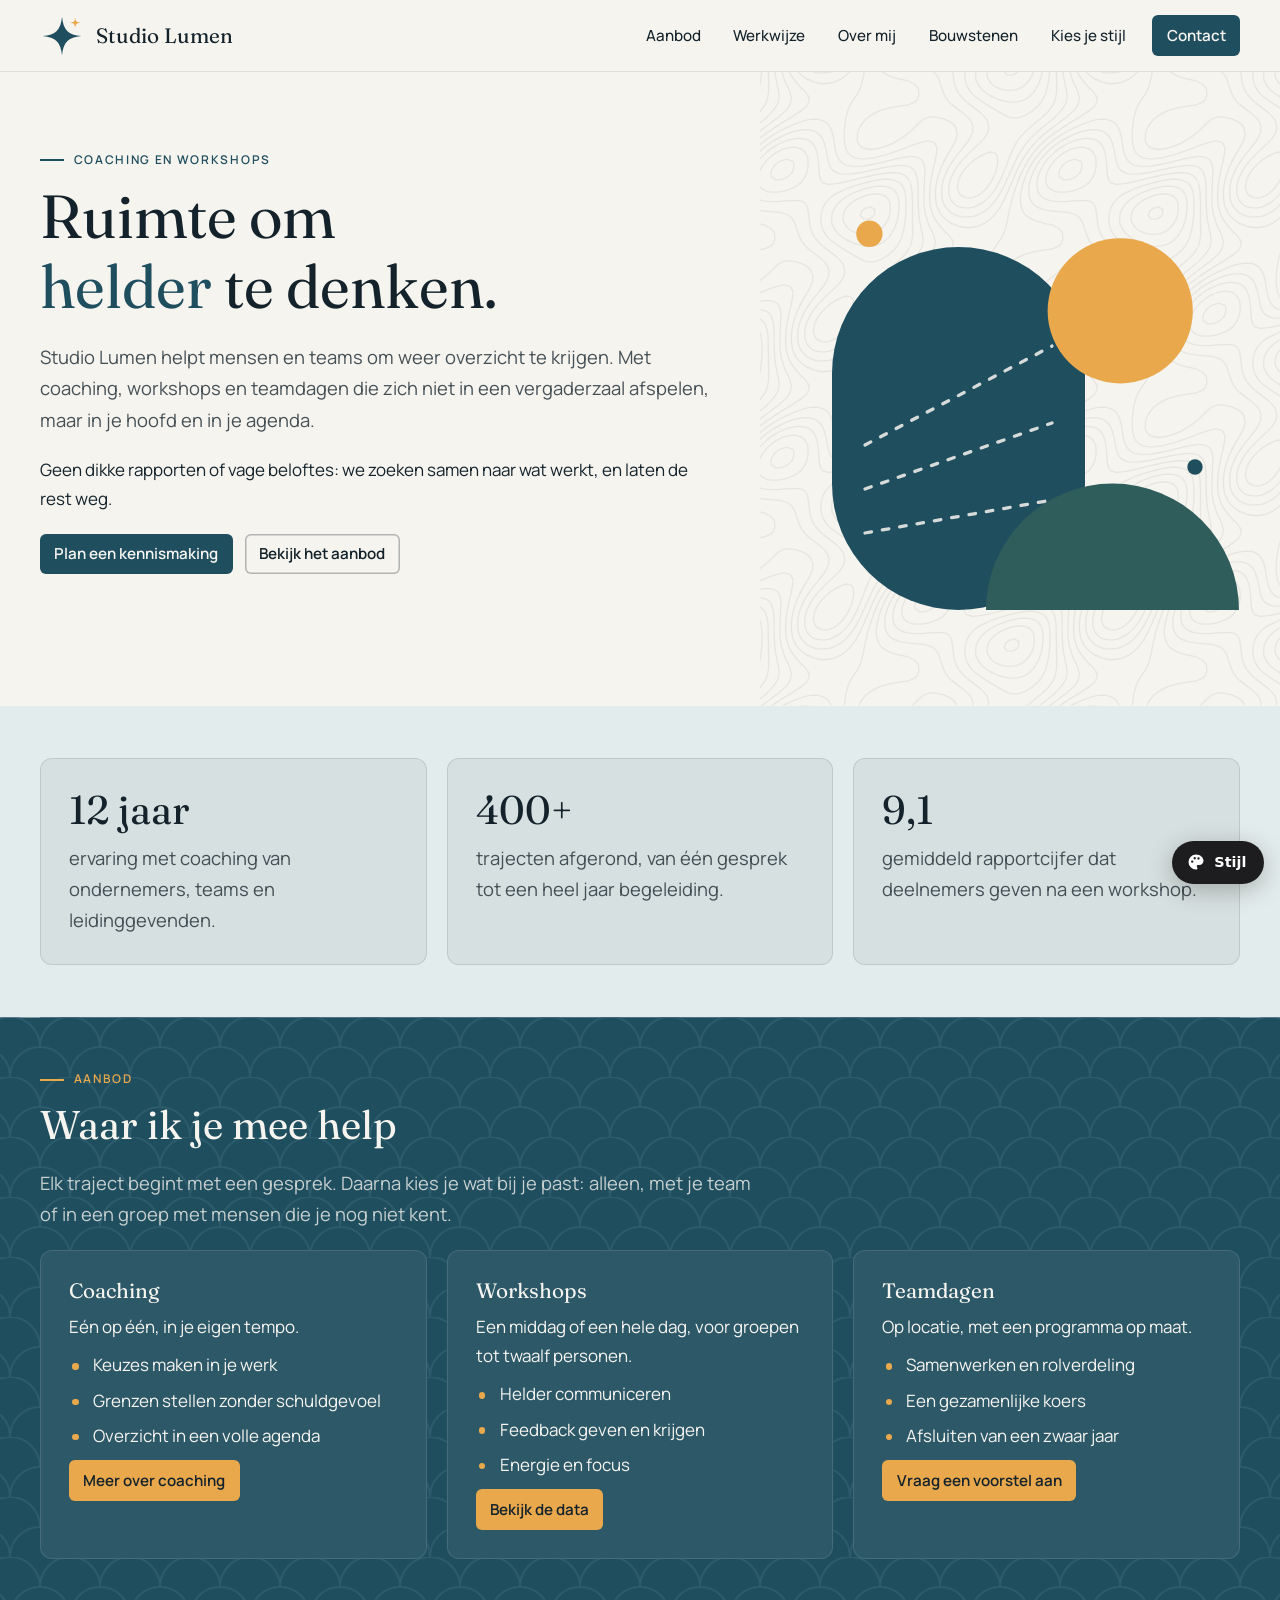
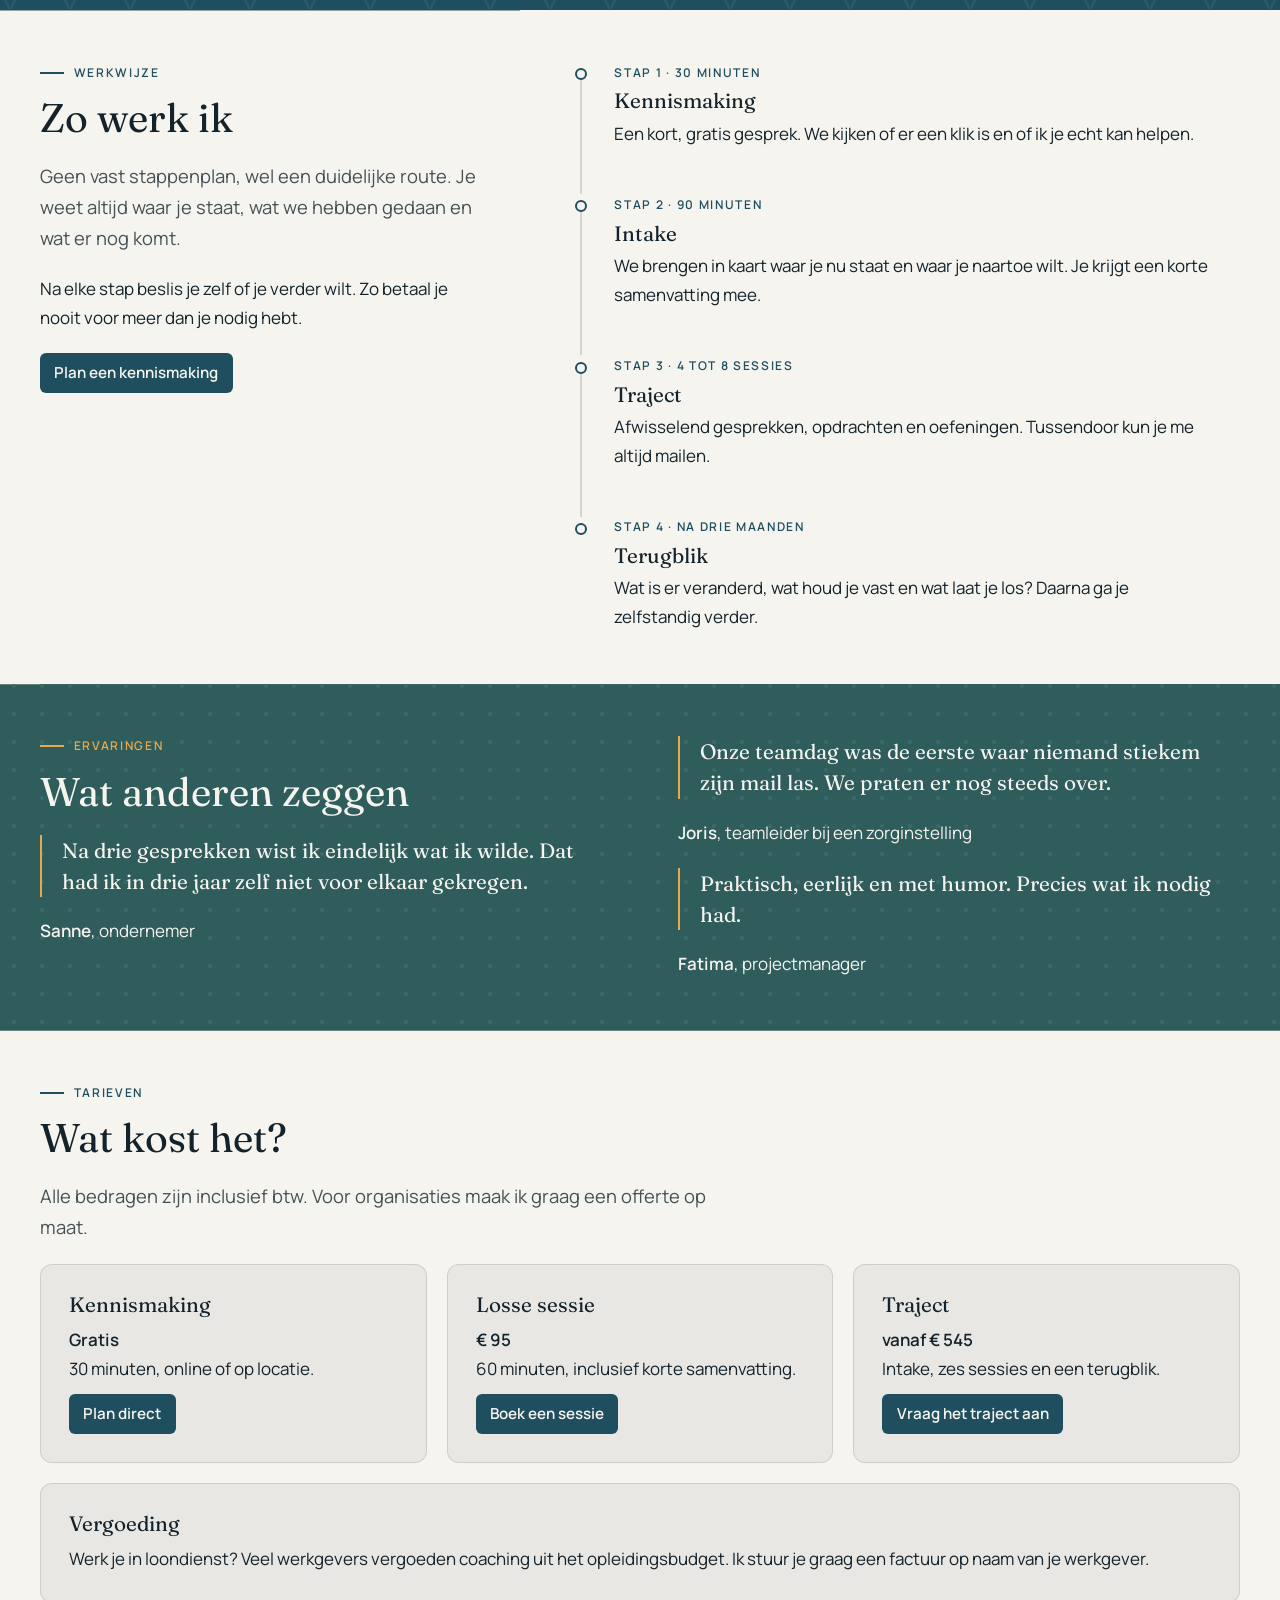
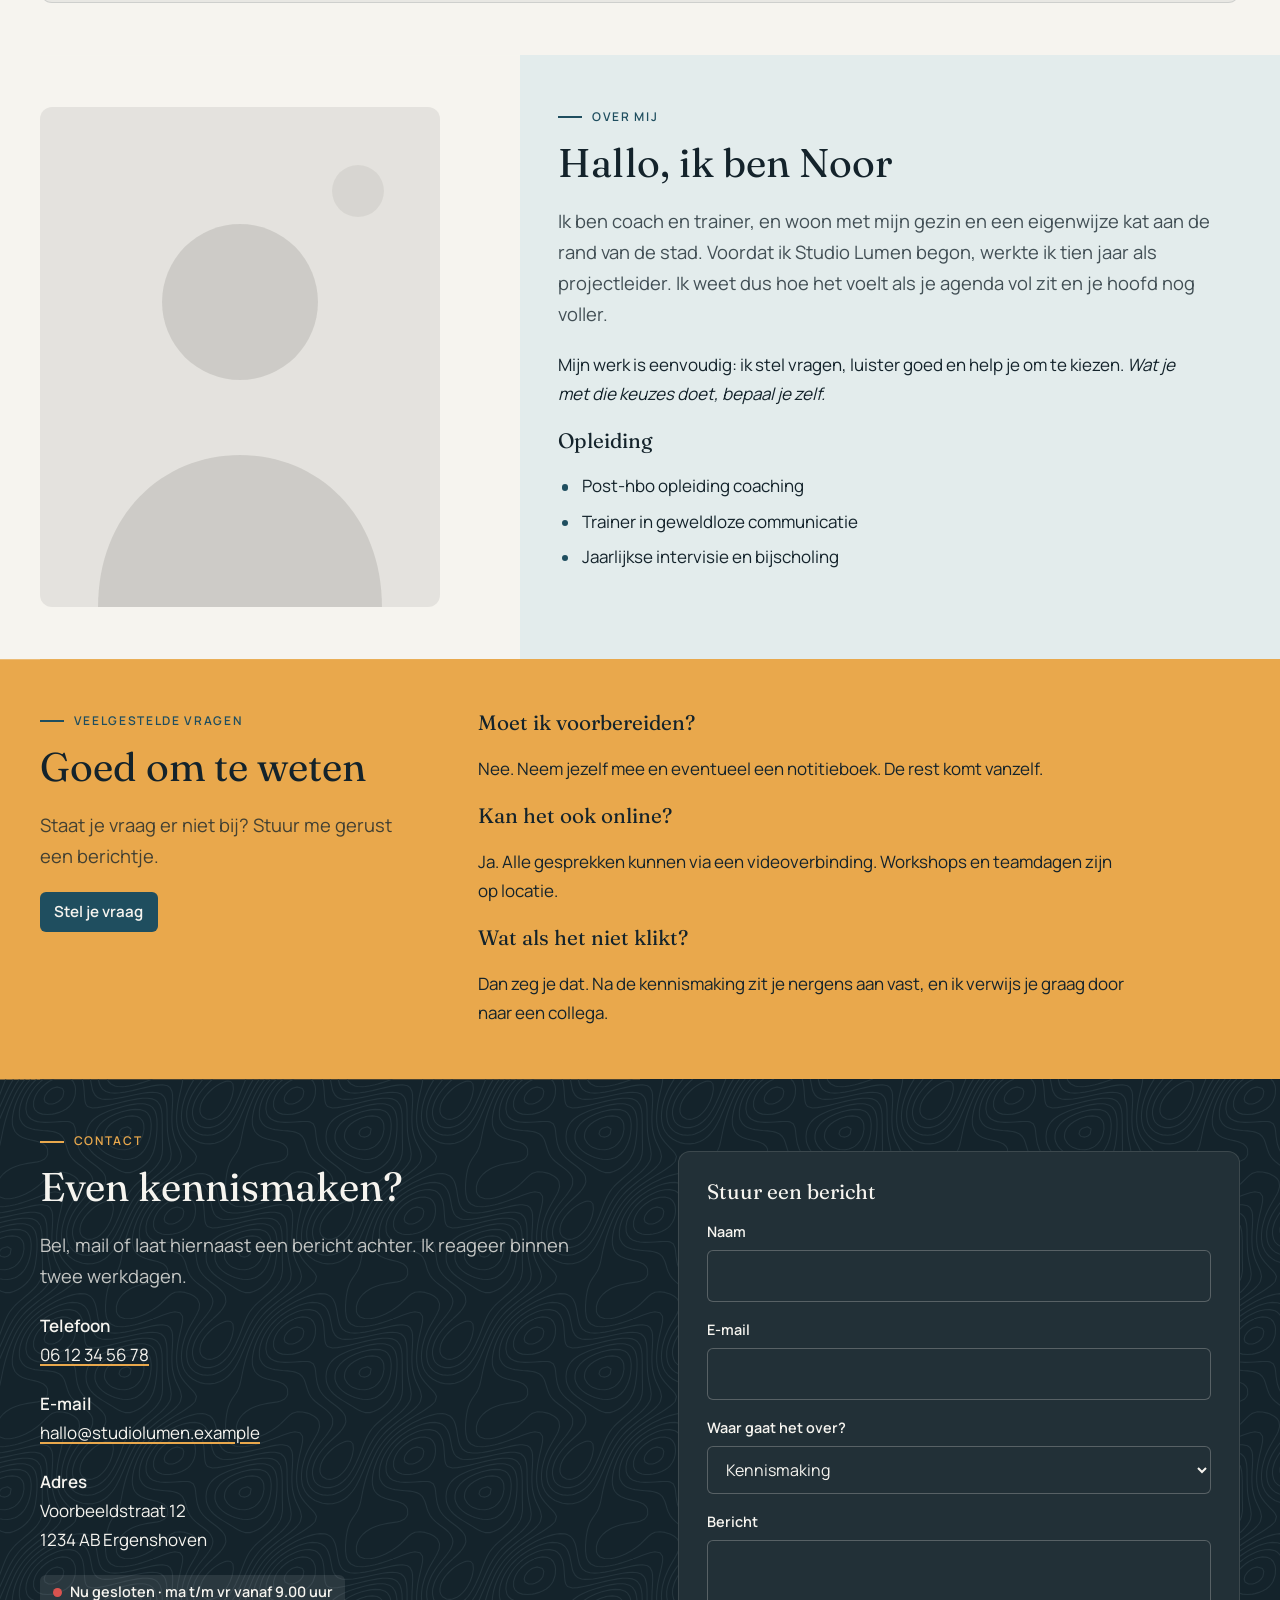
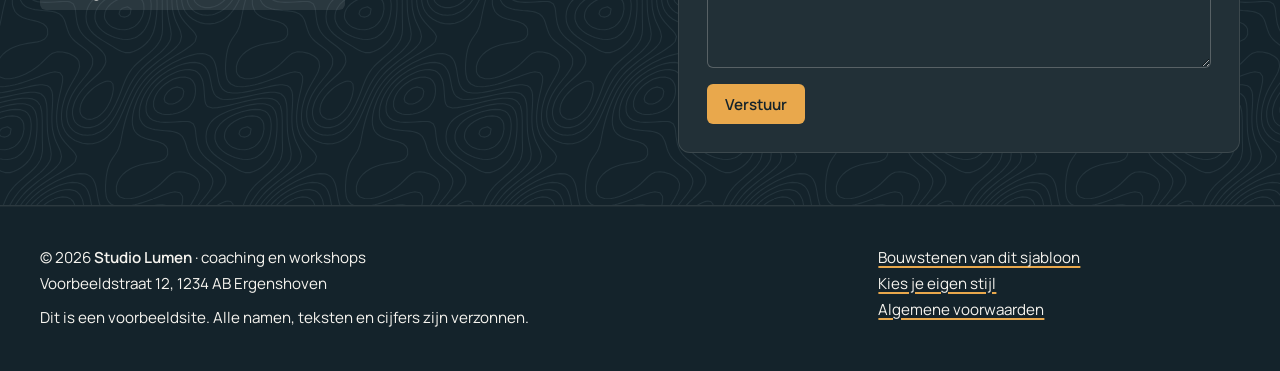
<file: index.html>
<!DOCTYPE html>
<html lang="nl">
<head>
    <meta charset="UTF-8">
    <meta name="viewport" content="width=device-width, initial-scale=1.0">
    <title></title>
    <!-- Alvast verbinding maken met Google Fonts: welke fonts het worden, staat pas in site.md -->
    <link rel="preconnect" href="https://fonts.googleapis.com">
    <link rel="preconnect" href="https://fonts.gstatic.com" crossorigin>
    <link rel="stylesheet" href="code/styles.css">
    <script src="code/script.js" data-site="site.md" data-md="index.md" defer></script>
    <!-- Stijlkiezer: haal deze twee regels weg voor de definitieve site van een klant -->
    <link rel="stylesheet" href="code/stijlkiezer.css">
    <script src="code/stijlkiezer.js" defer></script>
</head>
<body></body>
</html>
</file>
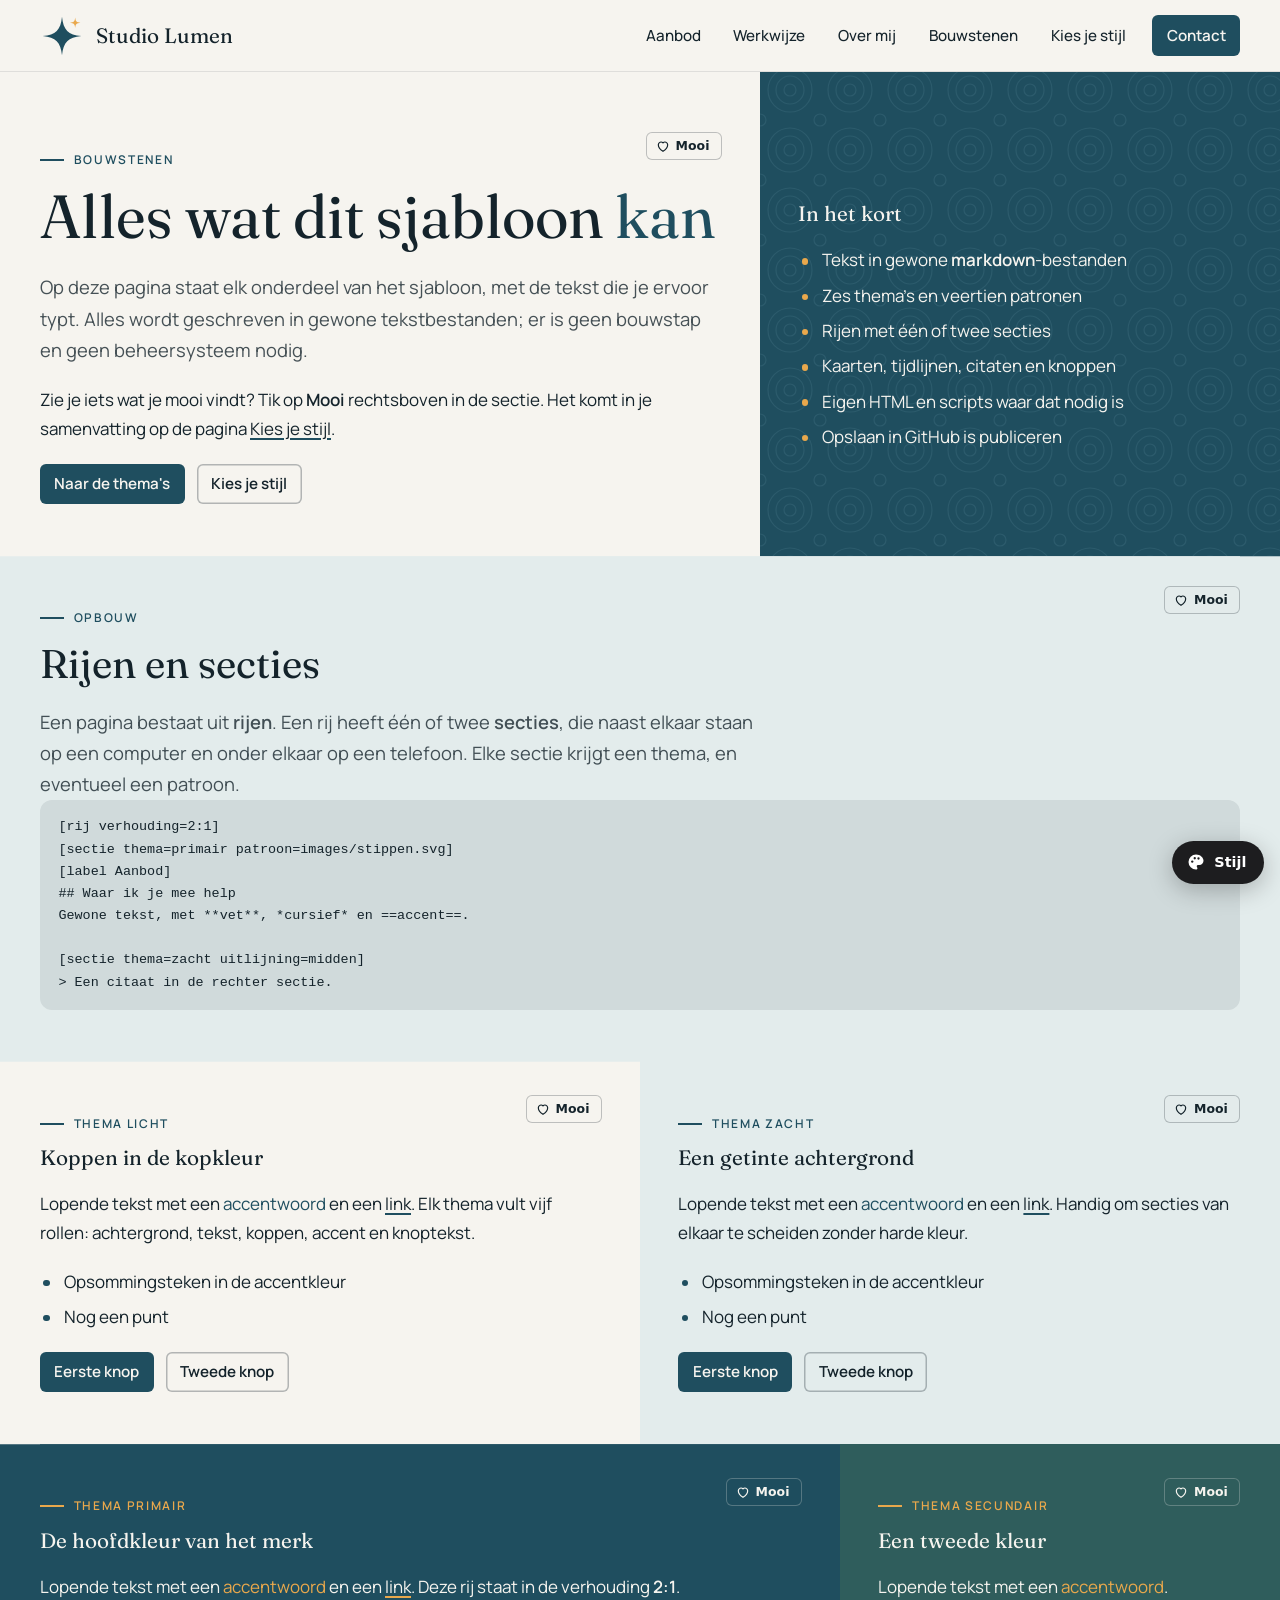
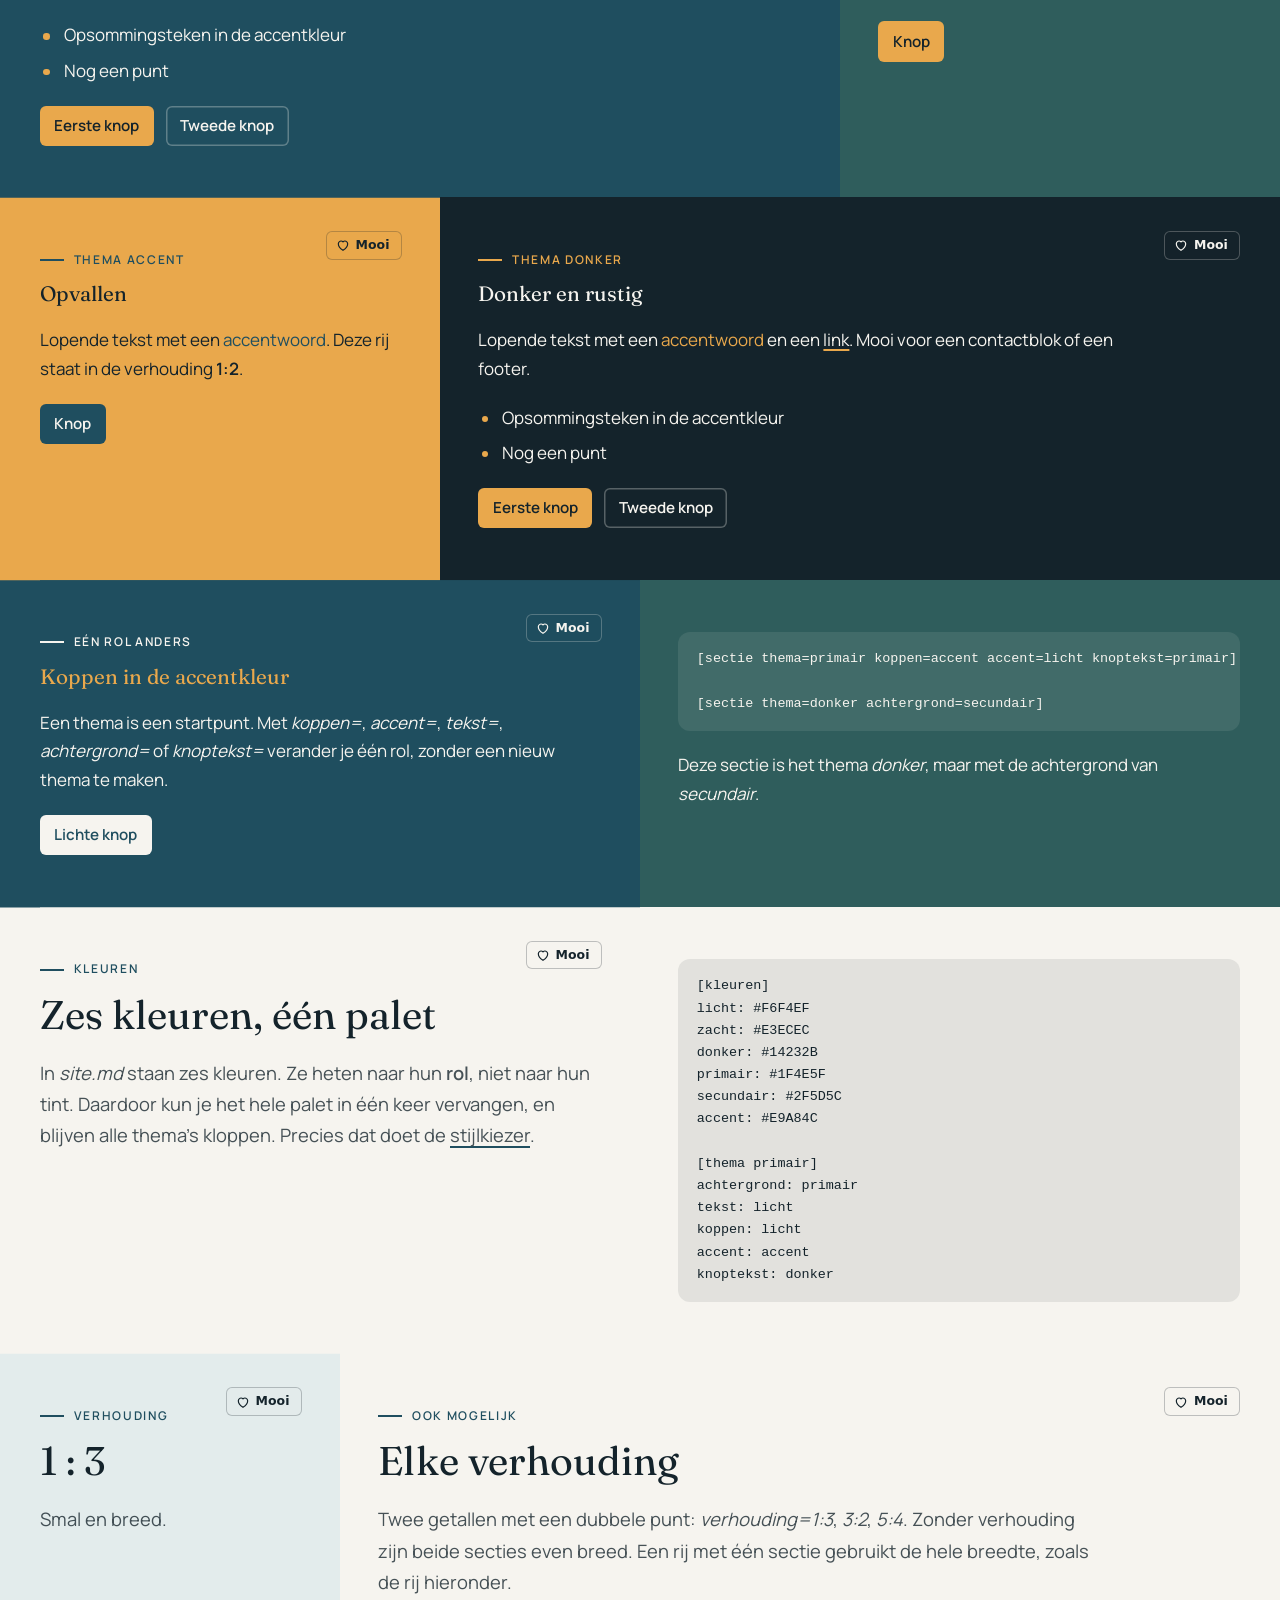
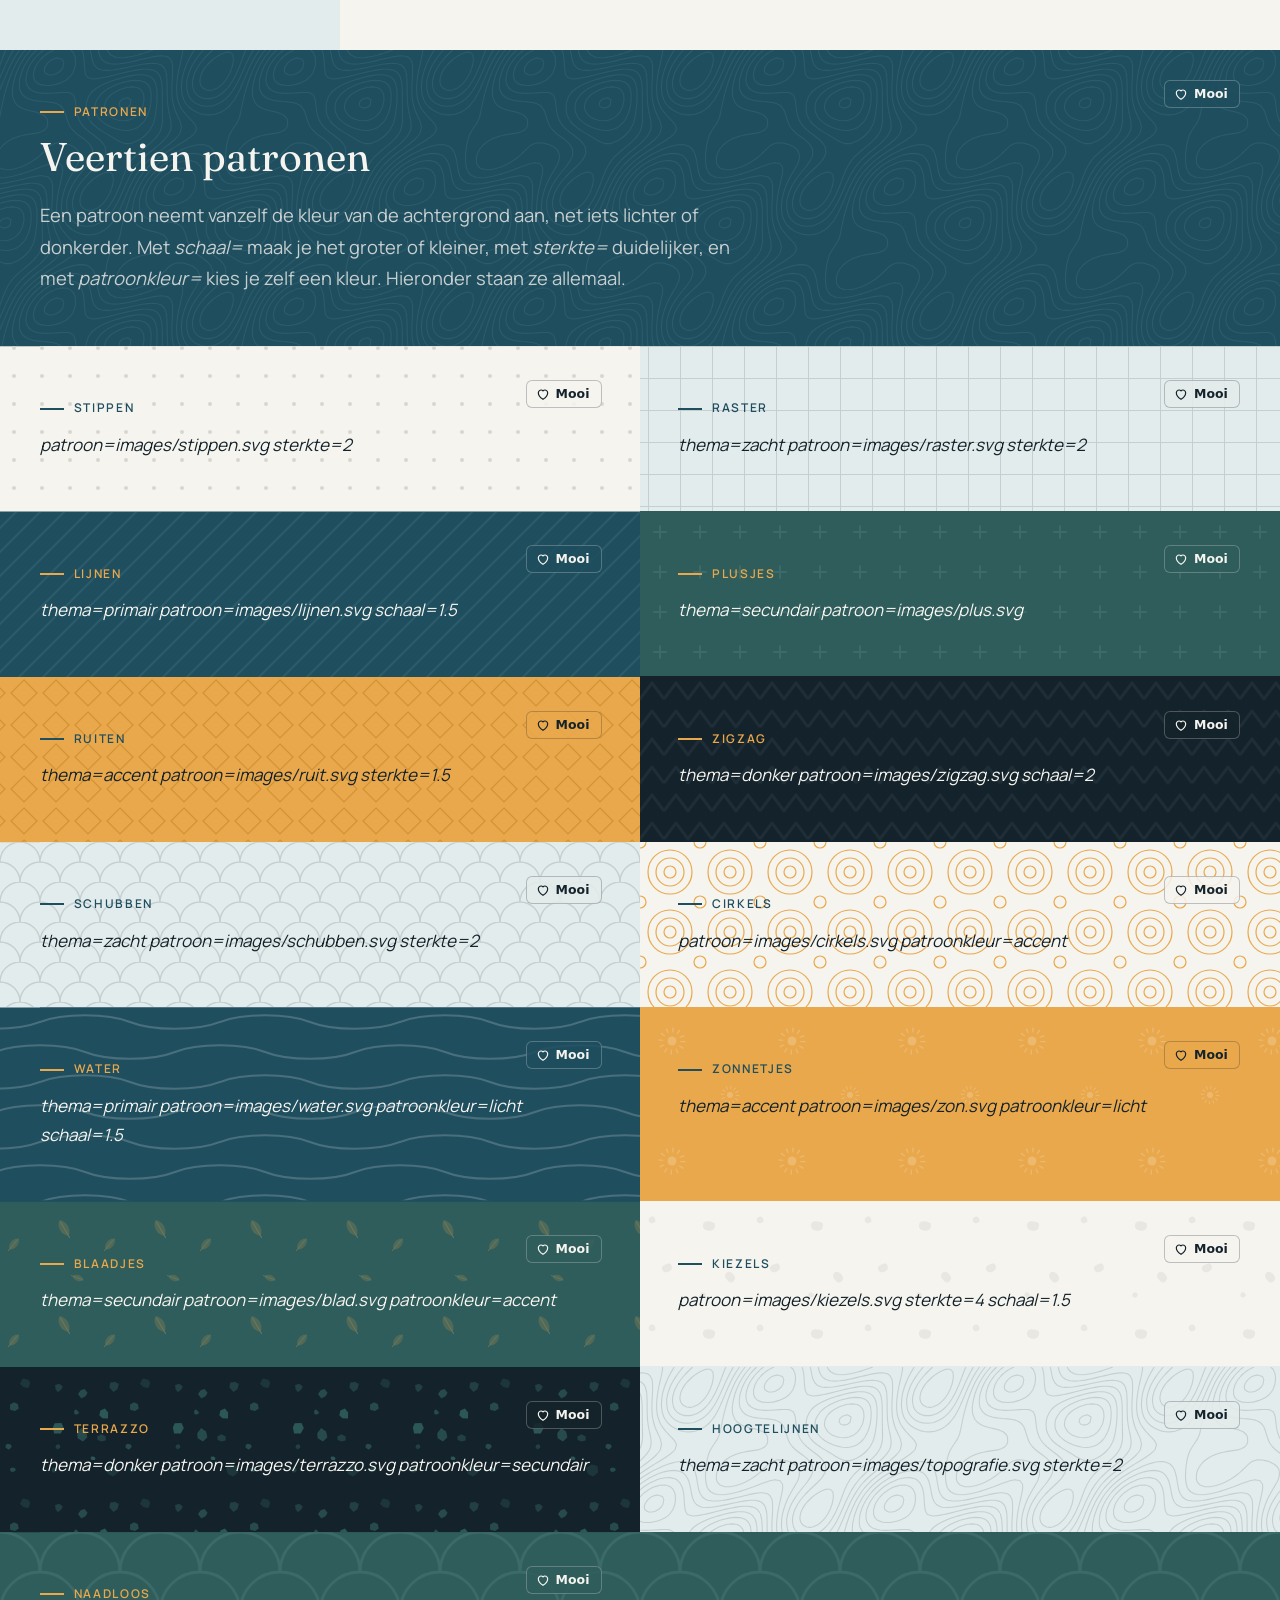
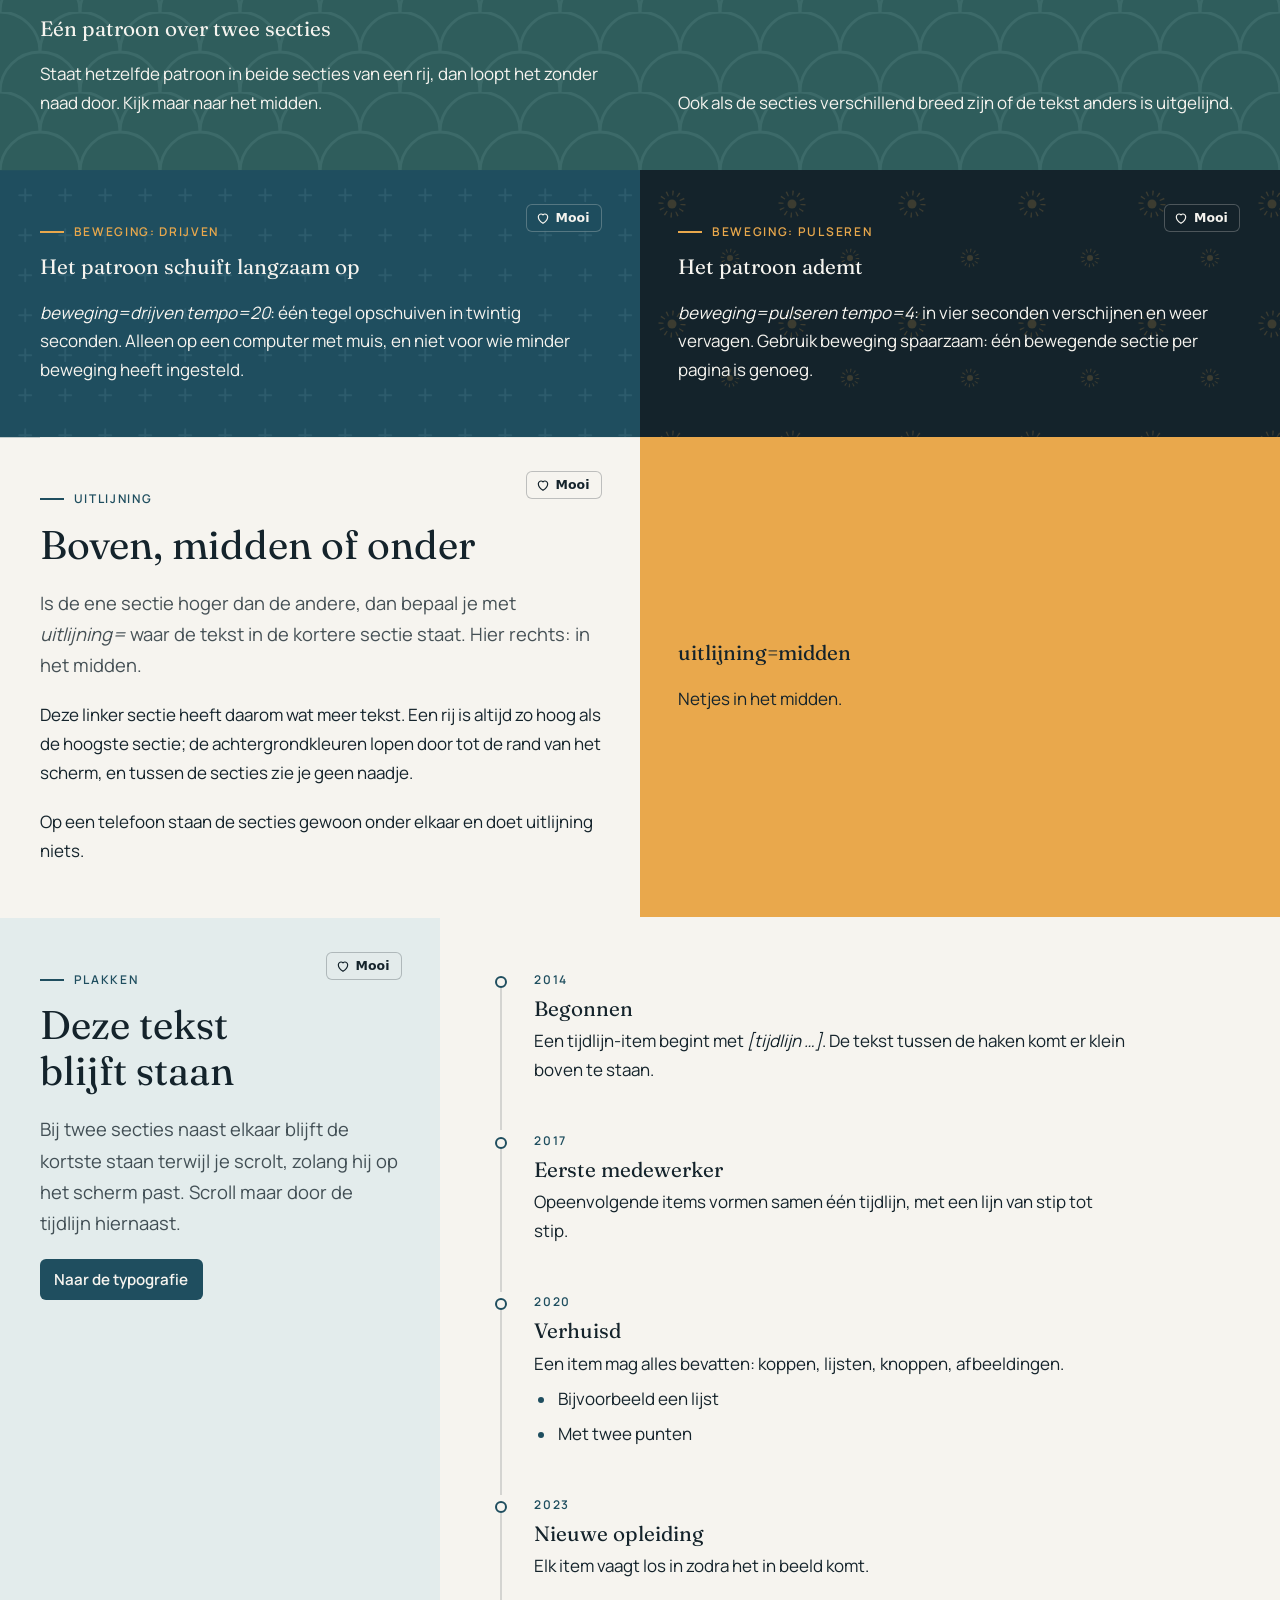
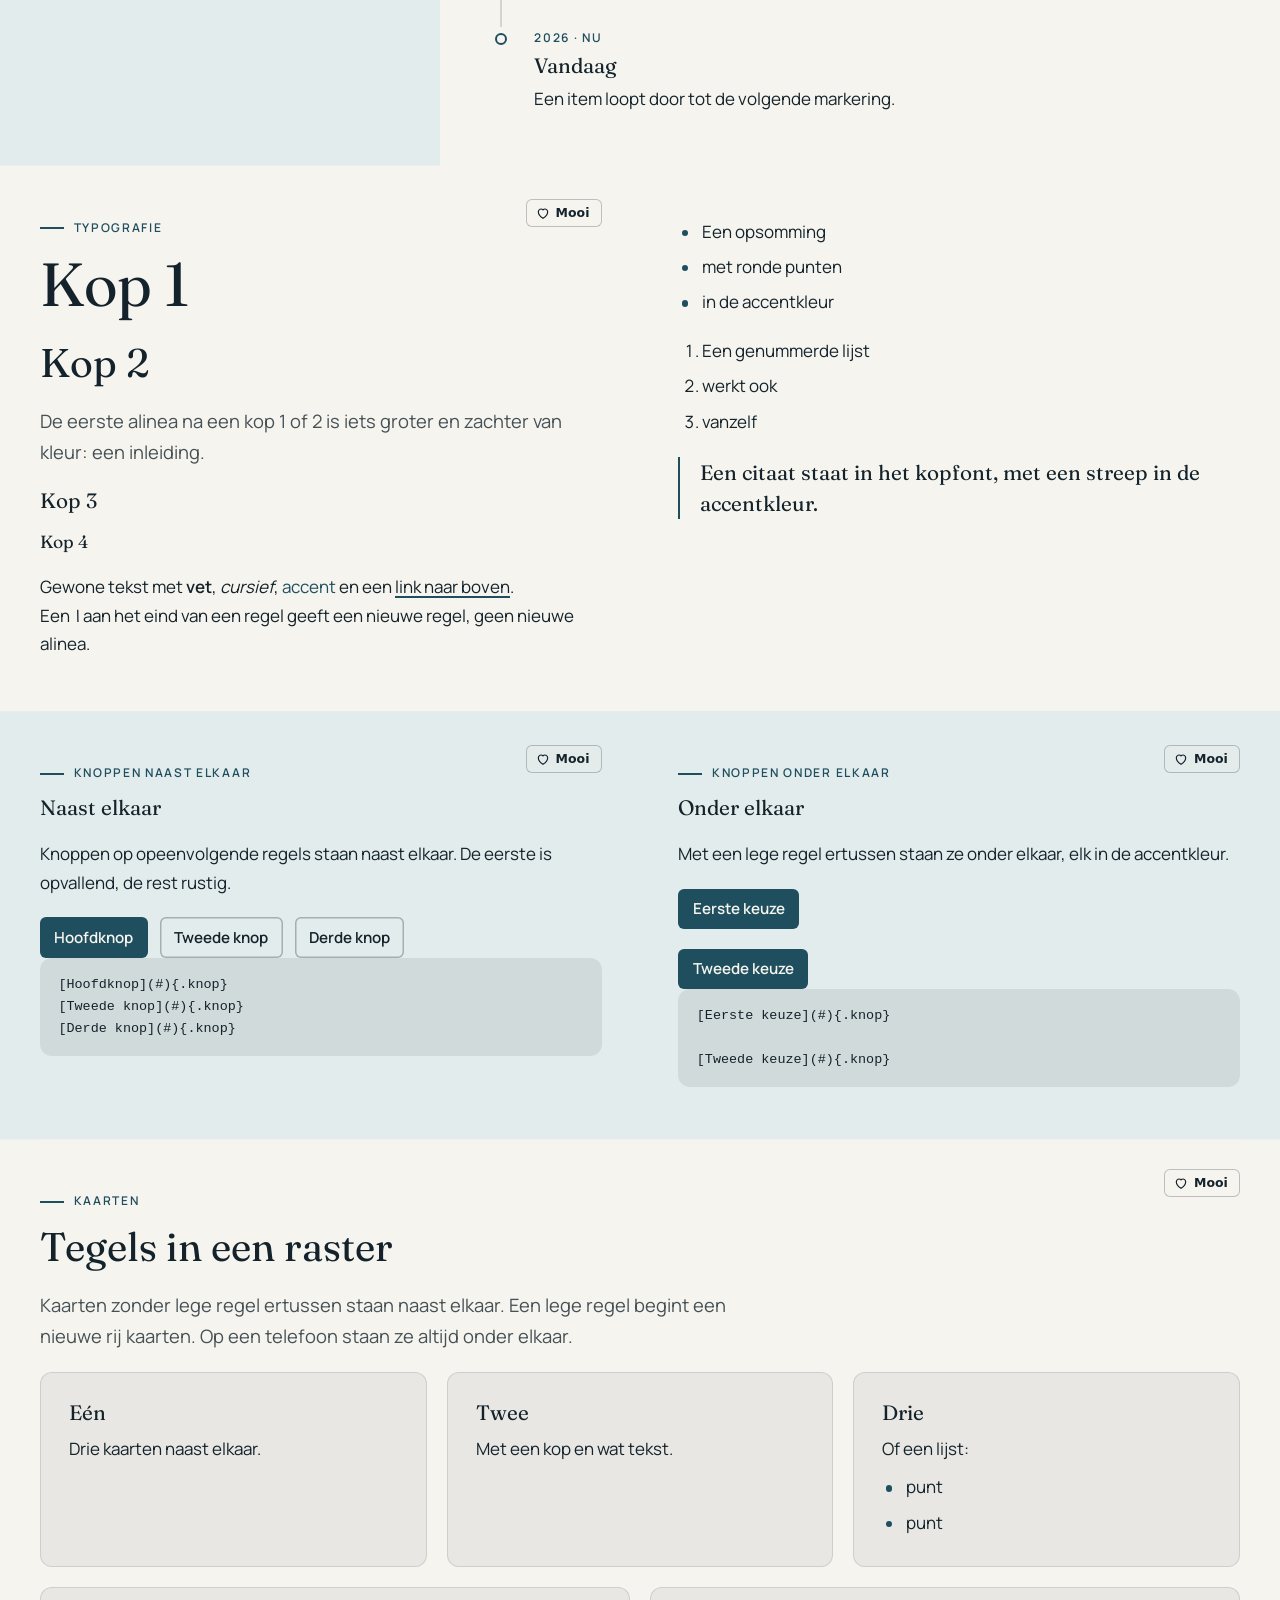
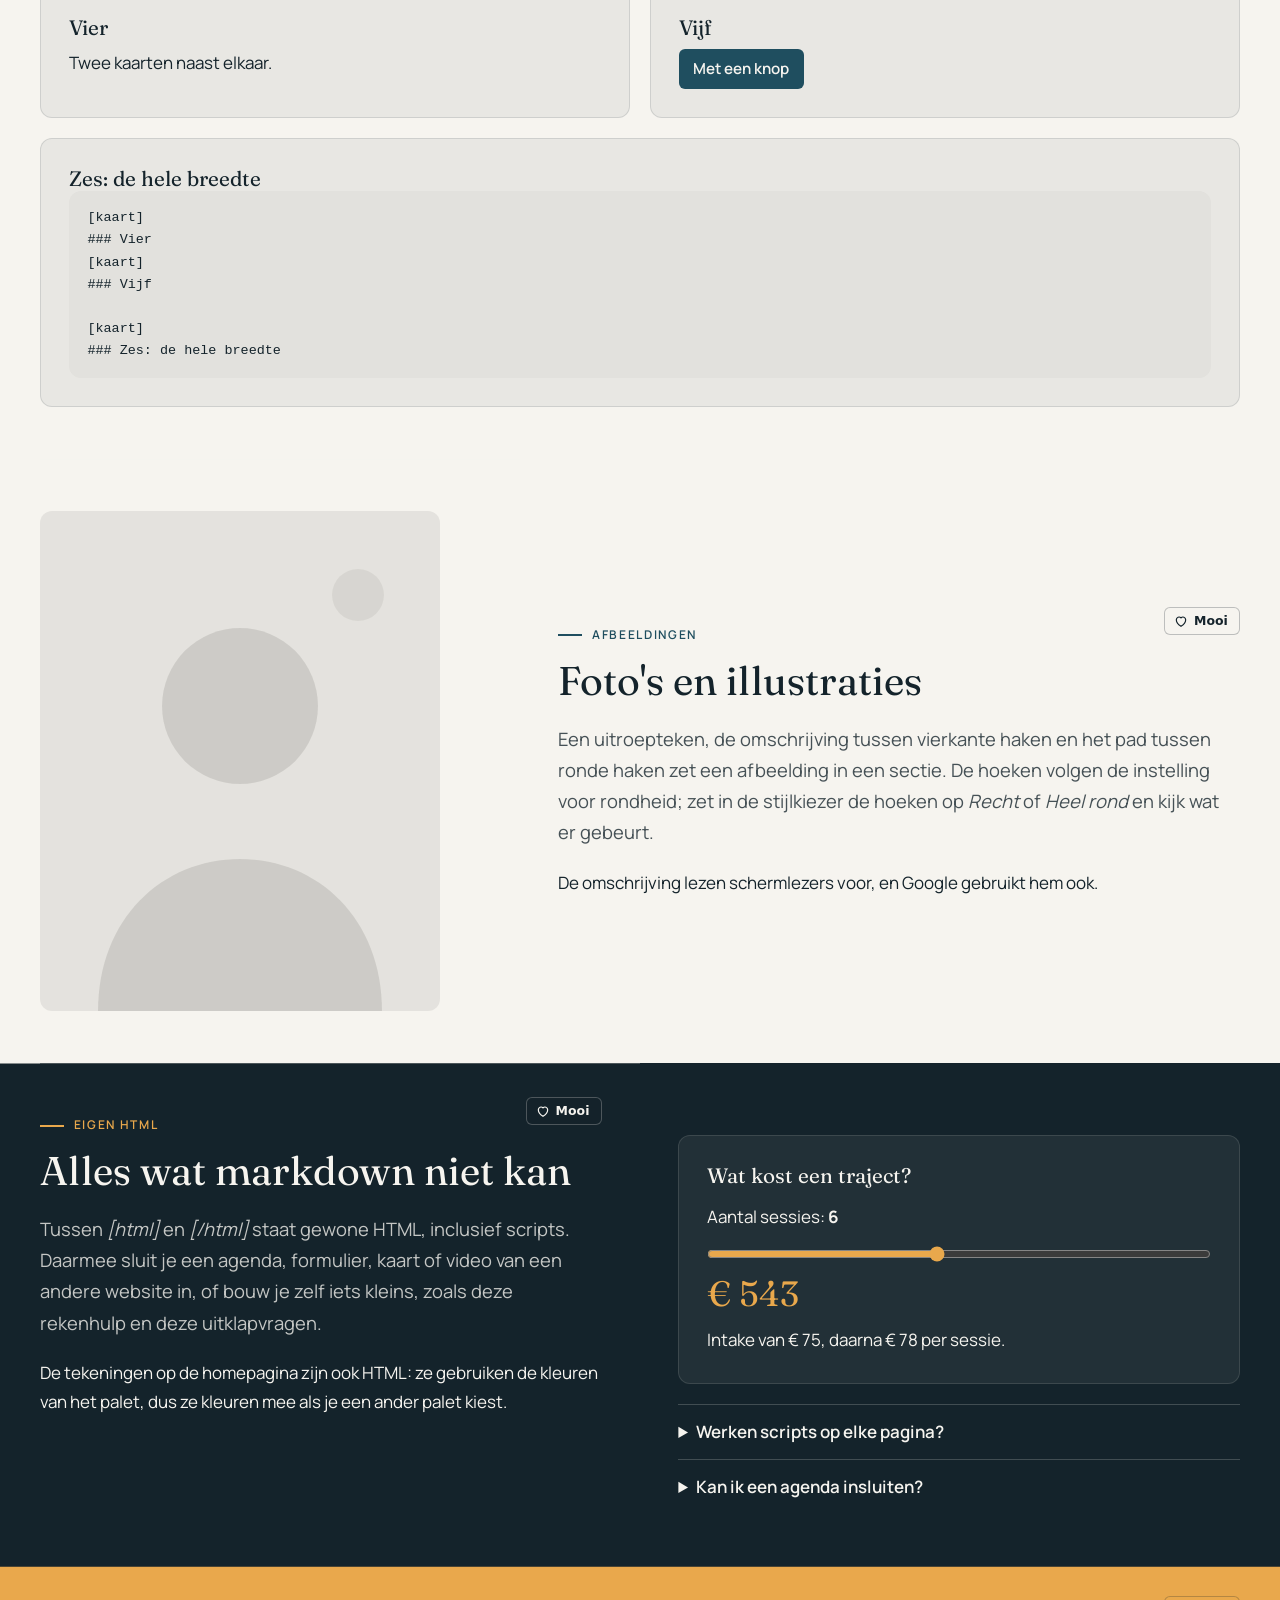
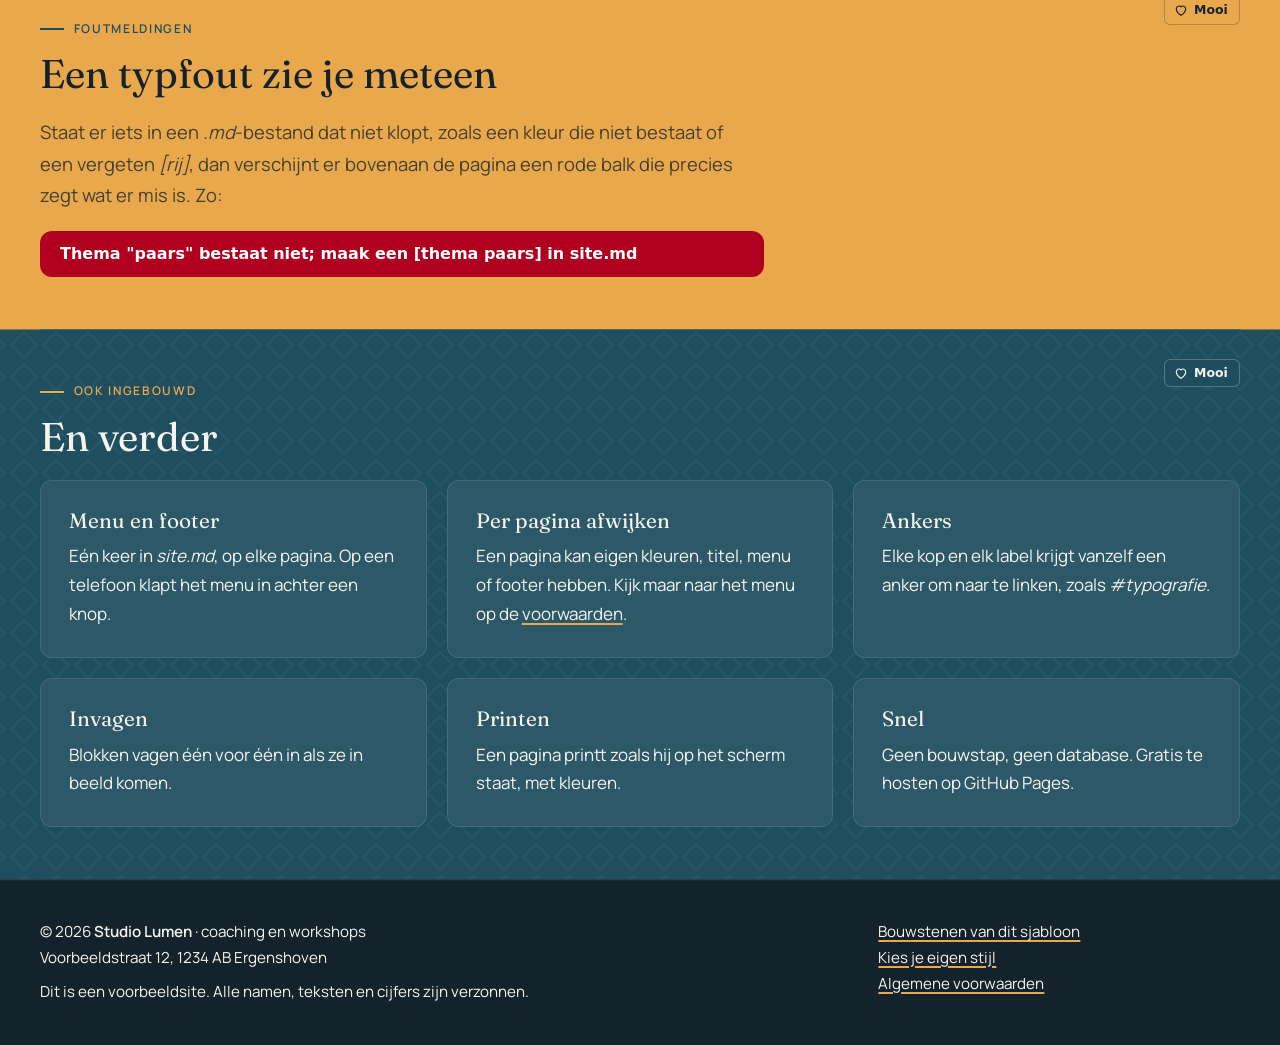
<file: bouwstenen.html>
<!DOCTYPE html>
<html lang="nl">
<head>
    <meta charset="UTF-8">
    <meta name="viewport" content="width=device-width, initial-scale=1.0">
    <title></title>
    <!-- Alvast verbinding maken met Google Fonts: welke fonts het worden, staat pas in site.md -->
    <link rel="preconnect" href="https://fonts.googleapis.com">
    <link rel="preconnect" href="https://fonts.gstatic.com" crossorigin>
    <link rel="stylesheet" href="code/styles.css">
    <script src="code/script.js" data-site="site.md" data-md="bouwstenen.md" defer></script>
    <!-- Stijlkiezer: haal deze twee regels weg voor de definitieve site van een klant -->
    <link rel="stylesheet" href="code/stijlkiezer.css">
    <script src="code/stijlkiezer.js" data-hartjes defer></script>
</head>
<body></body>
</html>
</file>
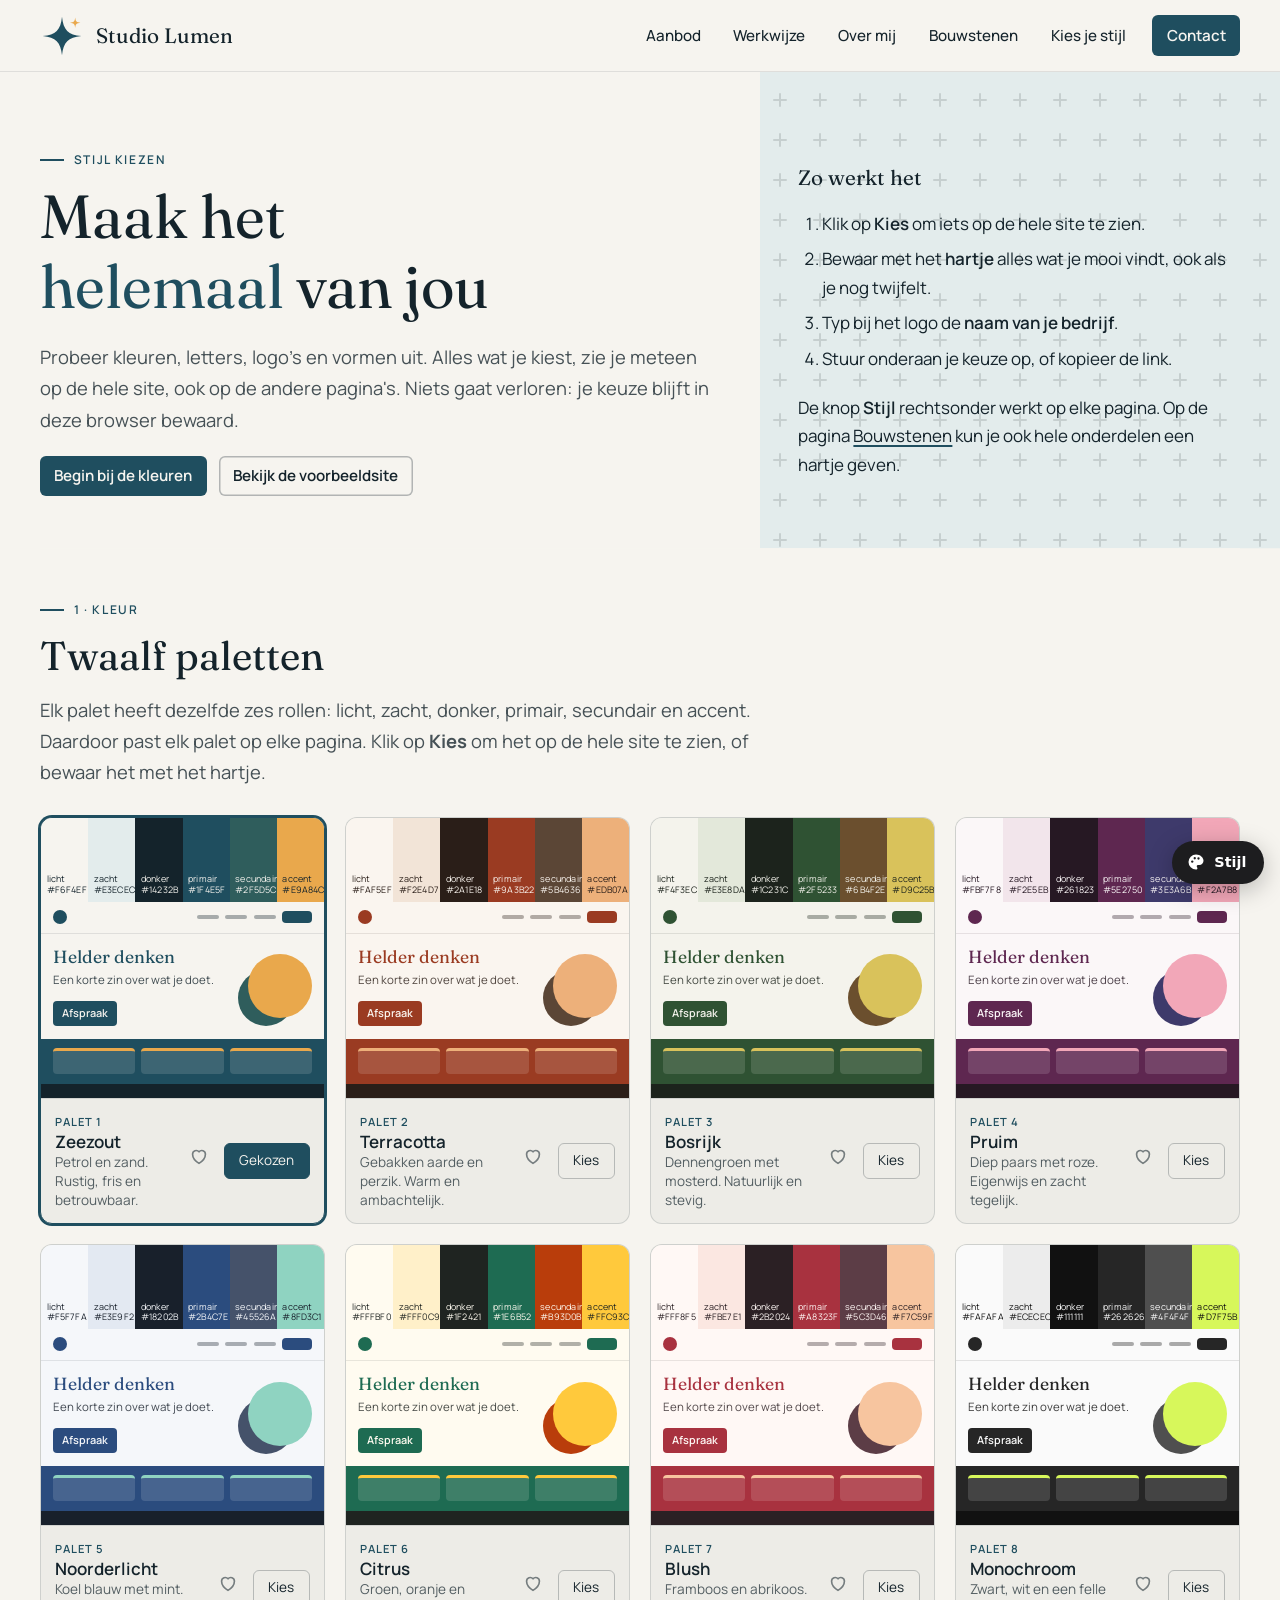
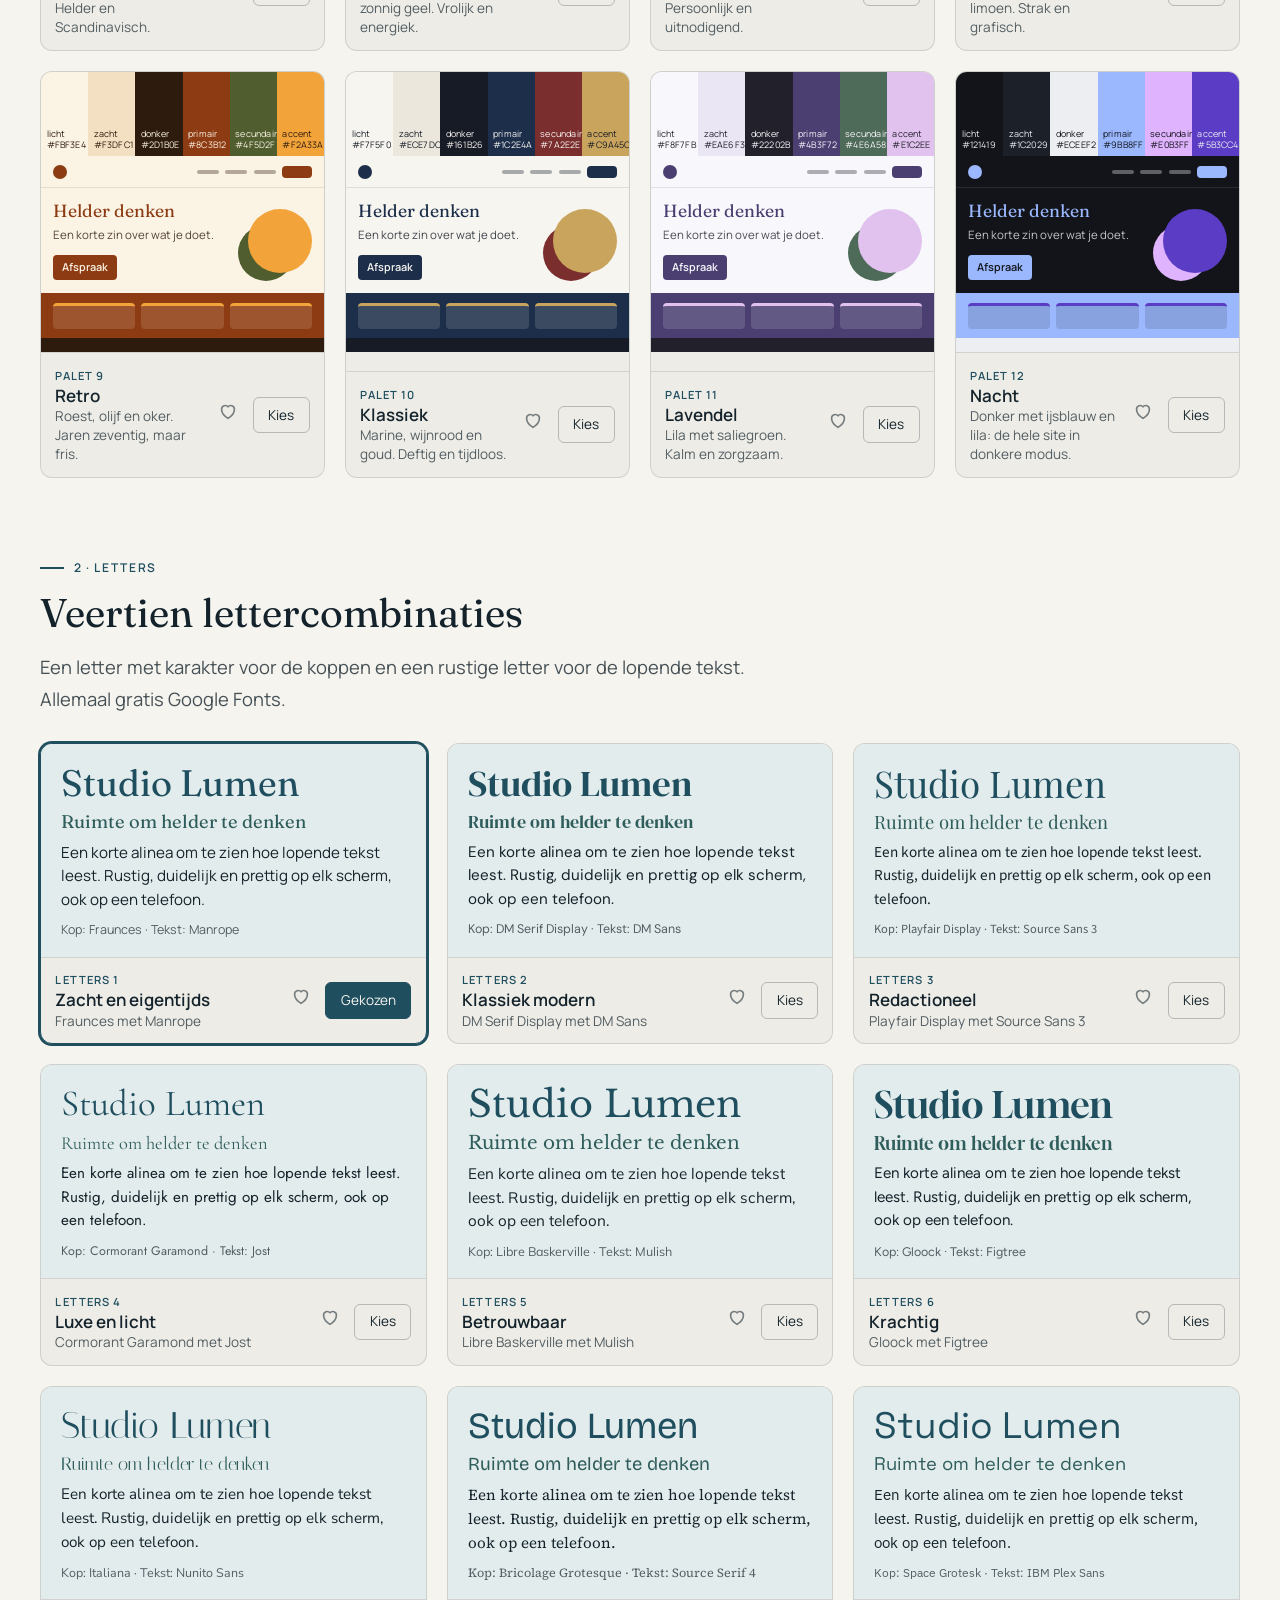
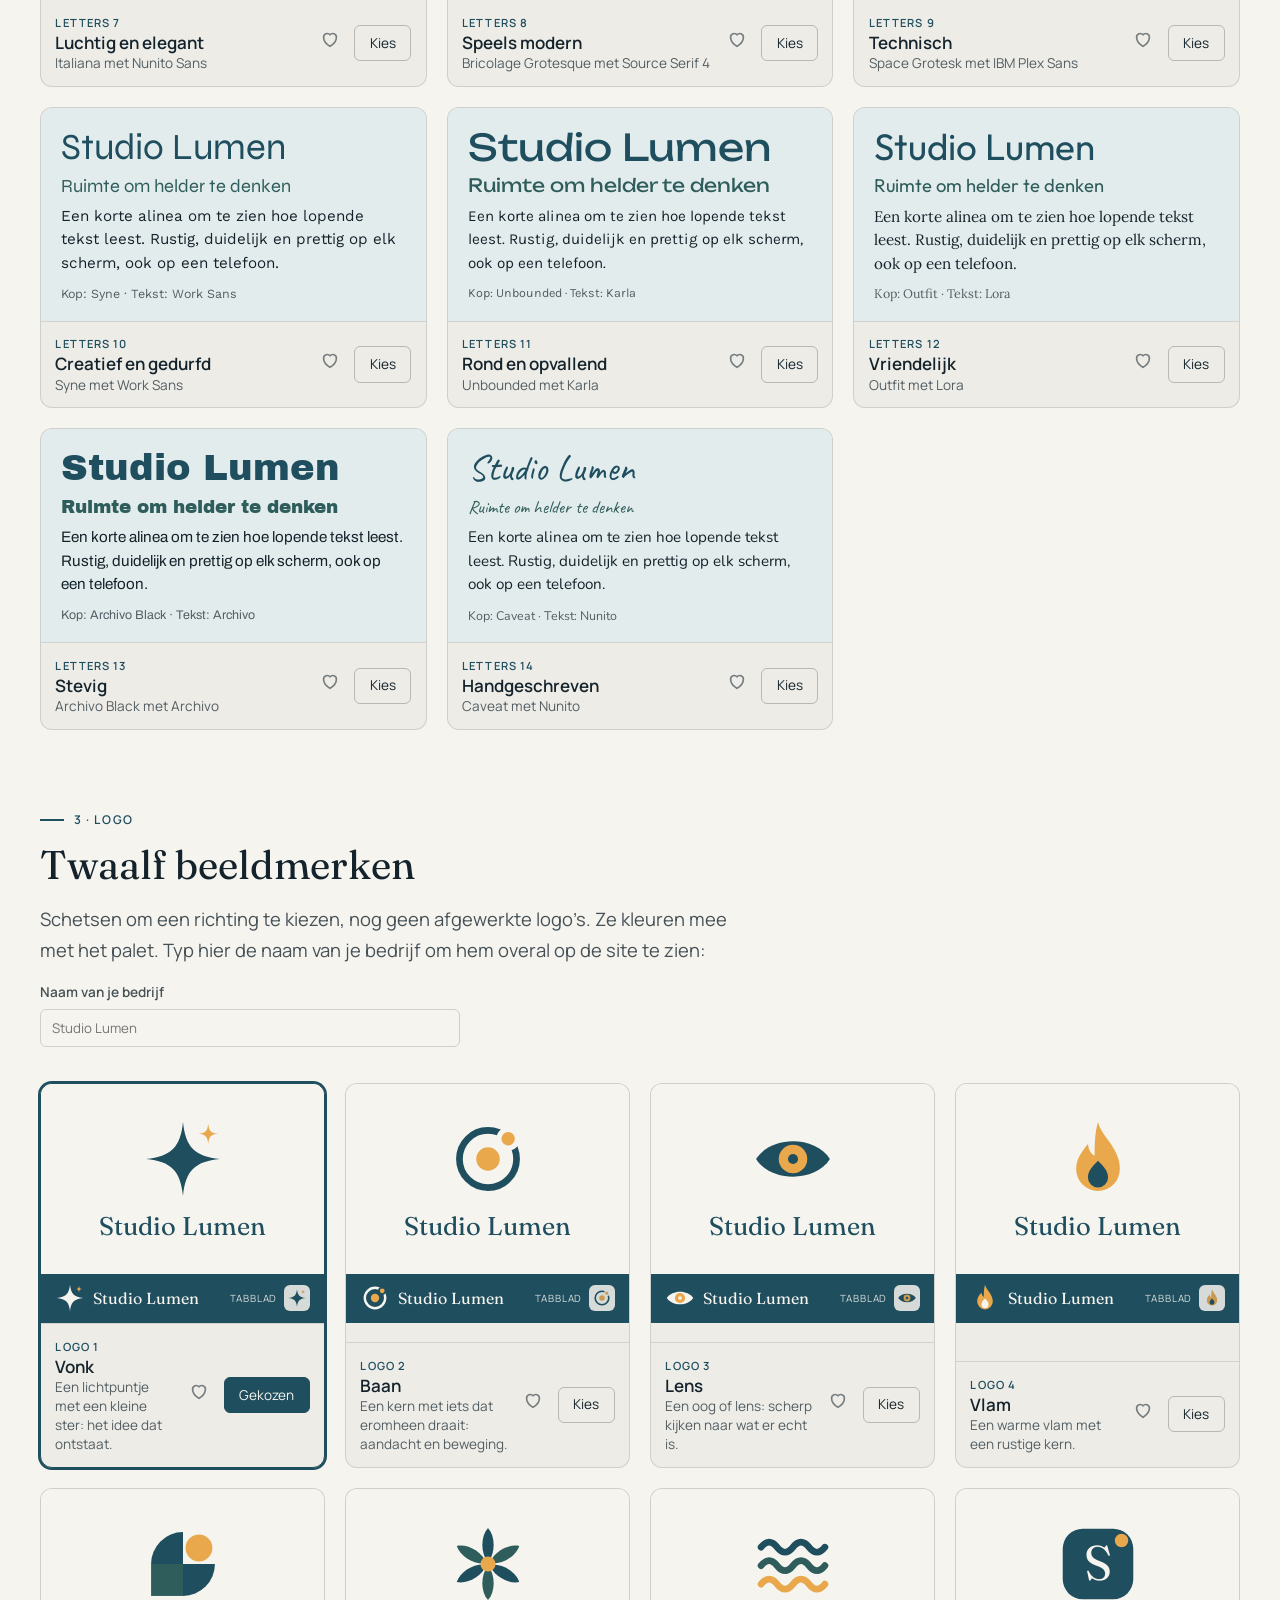
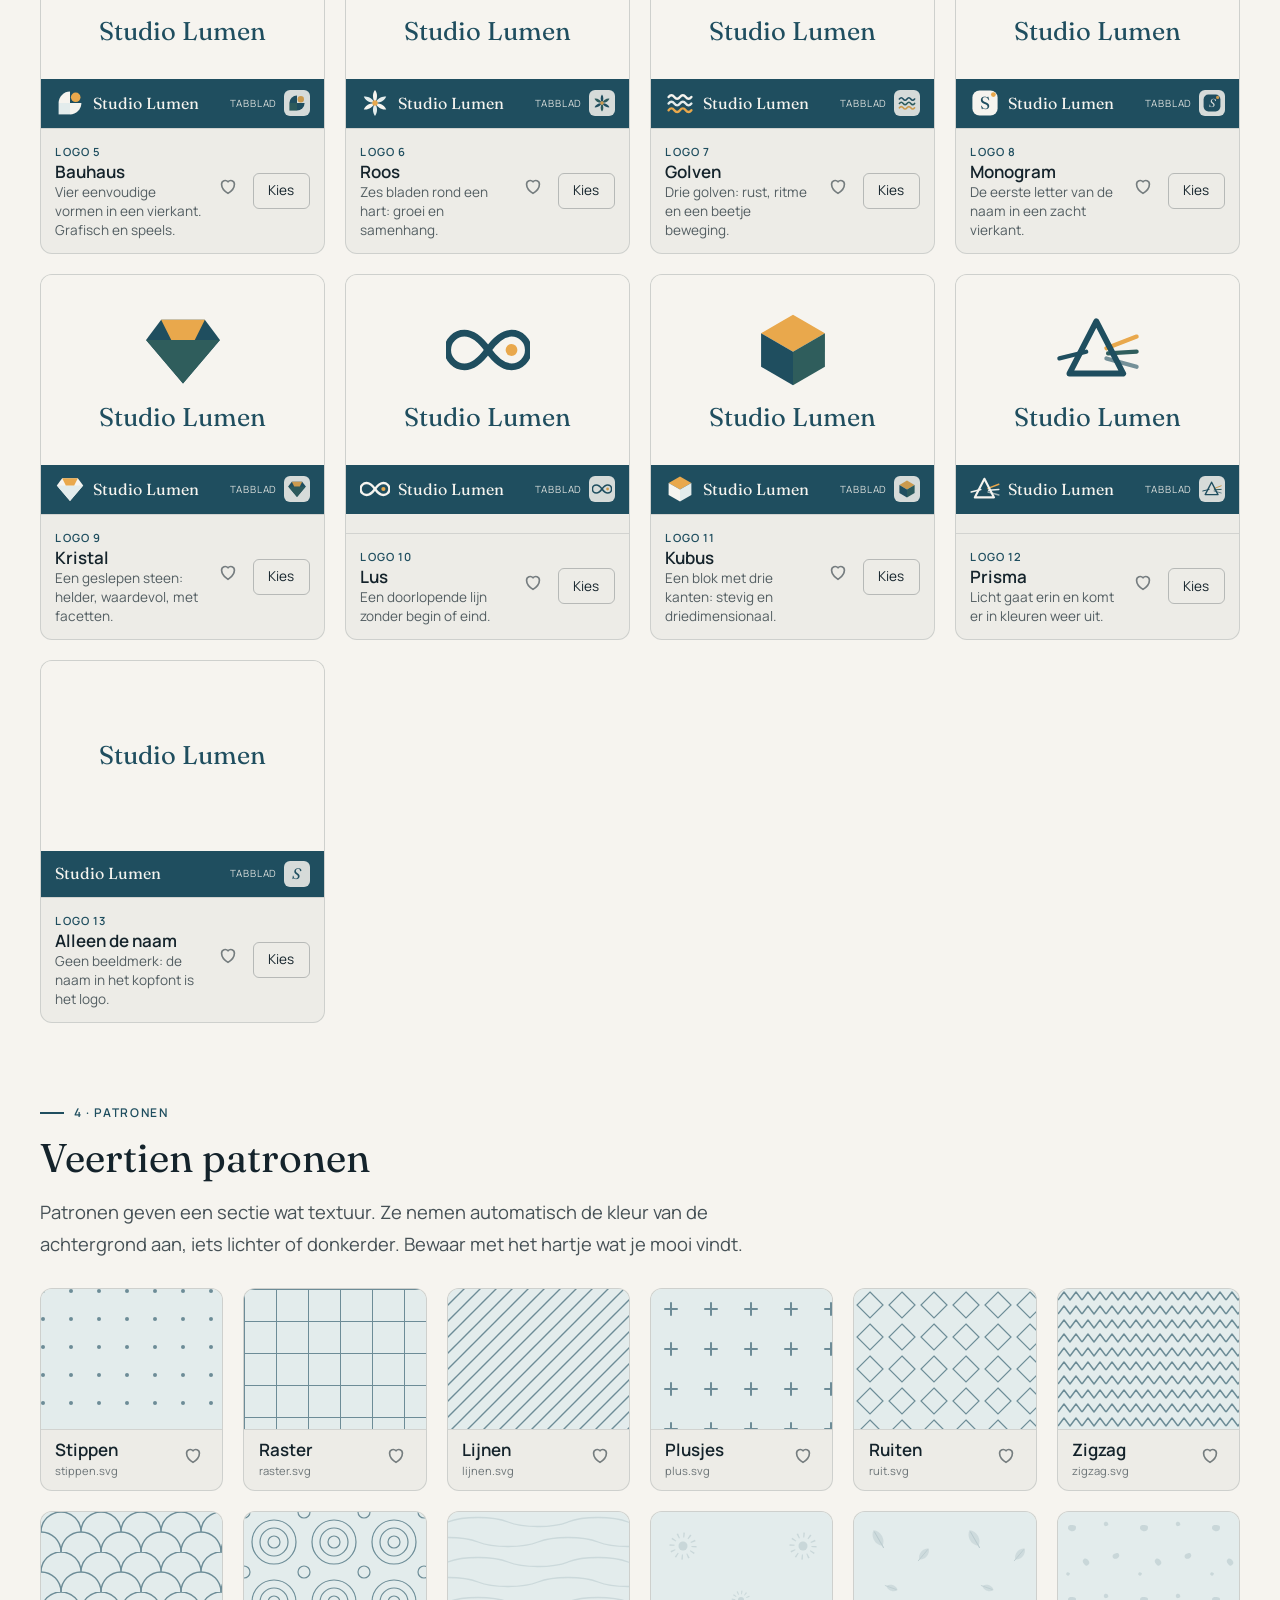
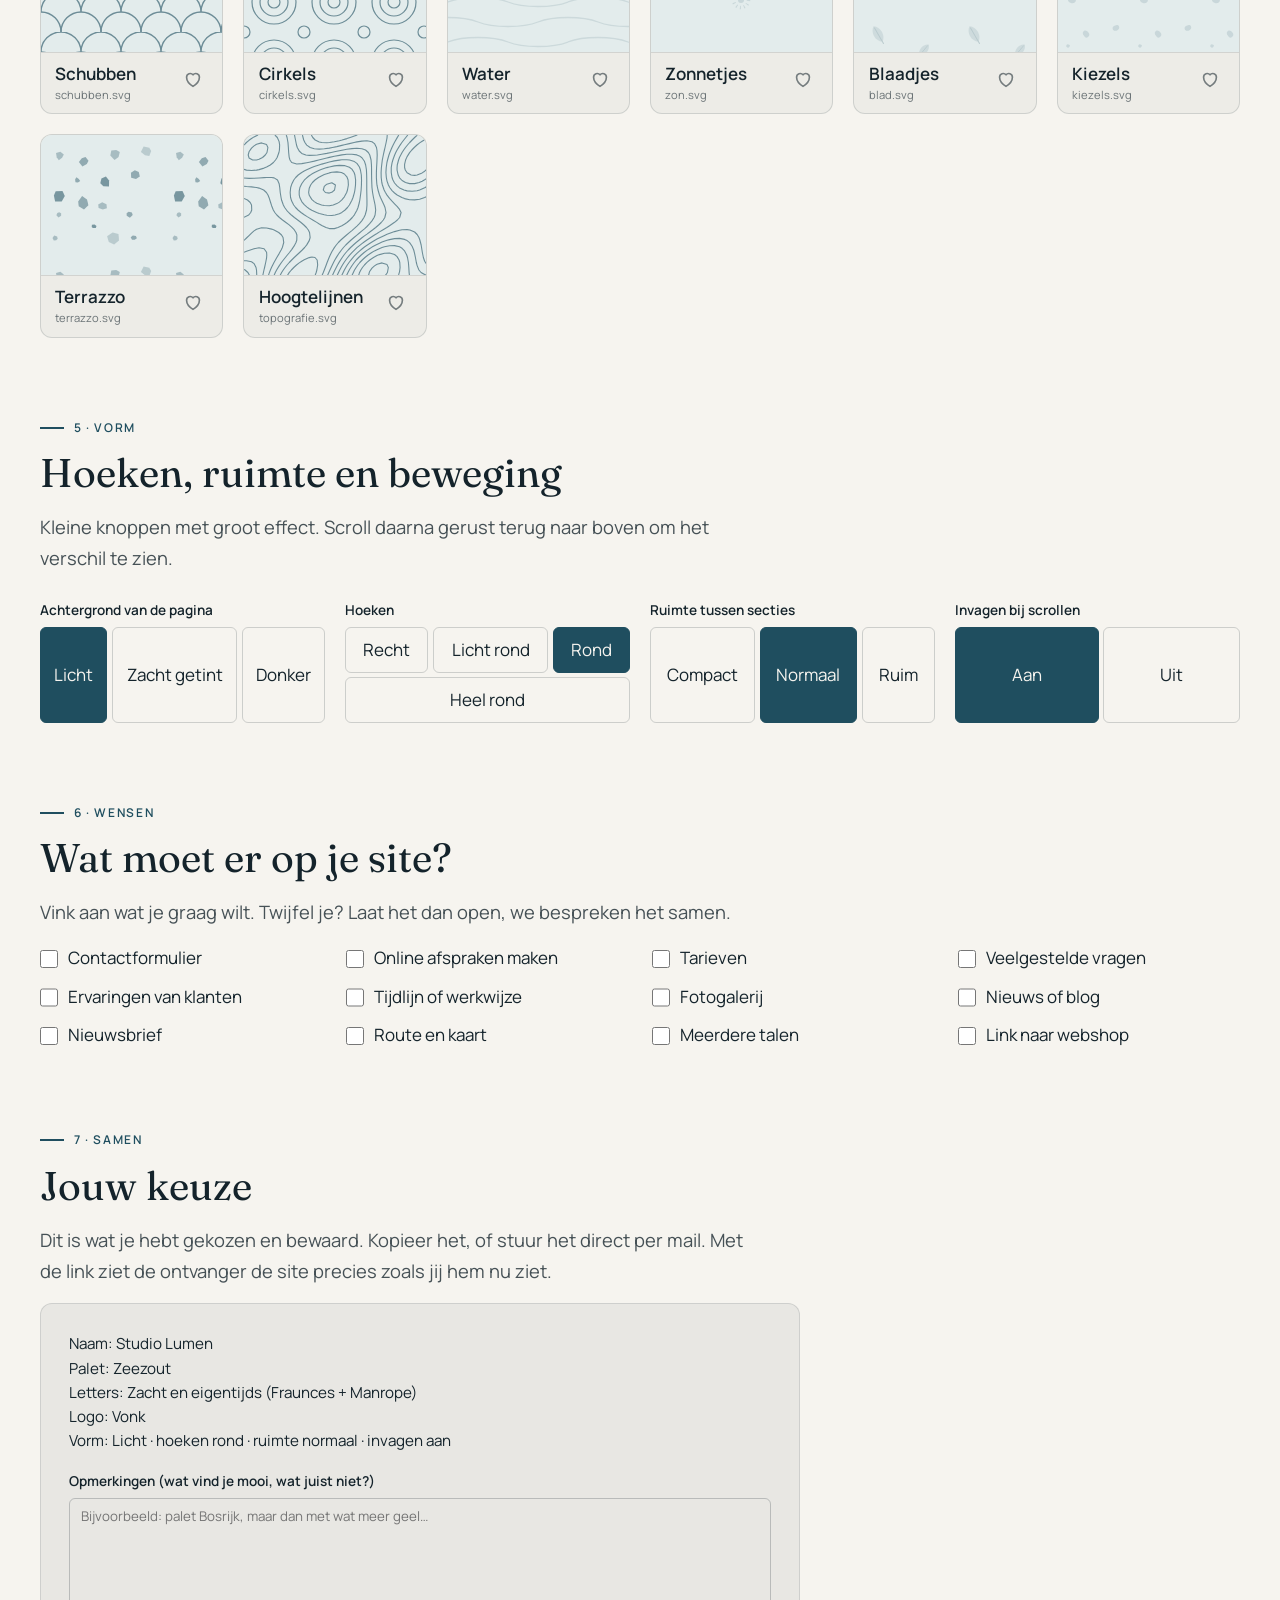
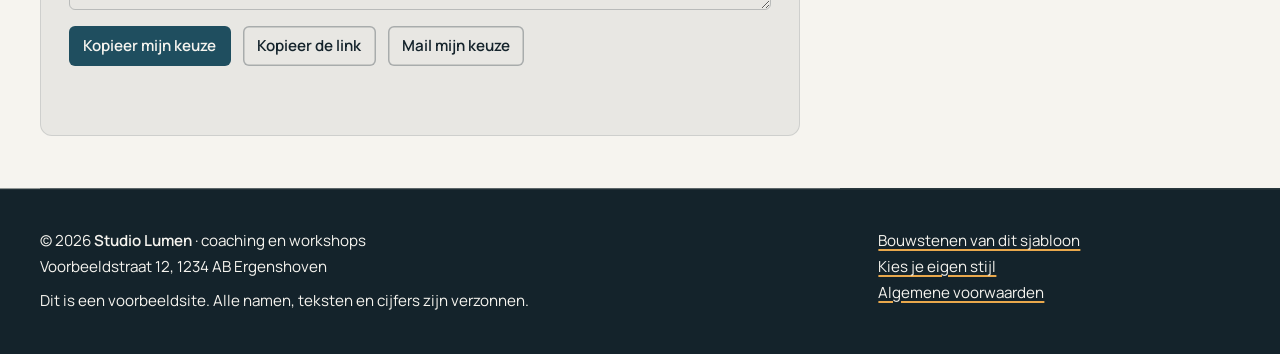
<file: stijl.html>
<!DOCTYPE html>
<html lang="nl">
<head>
    <meta charset="UTF-8">
    <meta name="viewport" content="width=device-width, initial-scale=1.0">
    <title></title>
    <!-- Alvast verbinding maken met Google Fonts: welke fonts het worden, staat pas in site.md -->
    <link rel="preconnect" href="https://fonts.googleapis.com">
    <link rel="preconnect" href="https://fonts.gstatic.com" crossorigin>
    <link rel="stylesheet" href="code/styles.css">
    <script src="code/script.js" data-site="site.md" data-md="stijl.md" defer></script>
    <!-- Stijlkiezer: haal deze twee regels weg voor de definitieve site van een klant -->
    <link rel="stylesheet" href="code/stijlkiezer.css">
    <script src="code/stijlkiezer.js" defer></script>
</head>
<body></body>
</html>
</file>
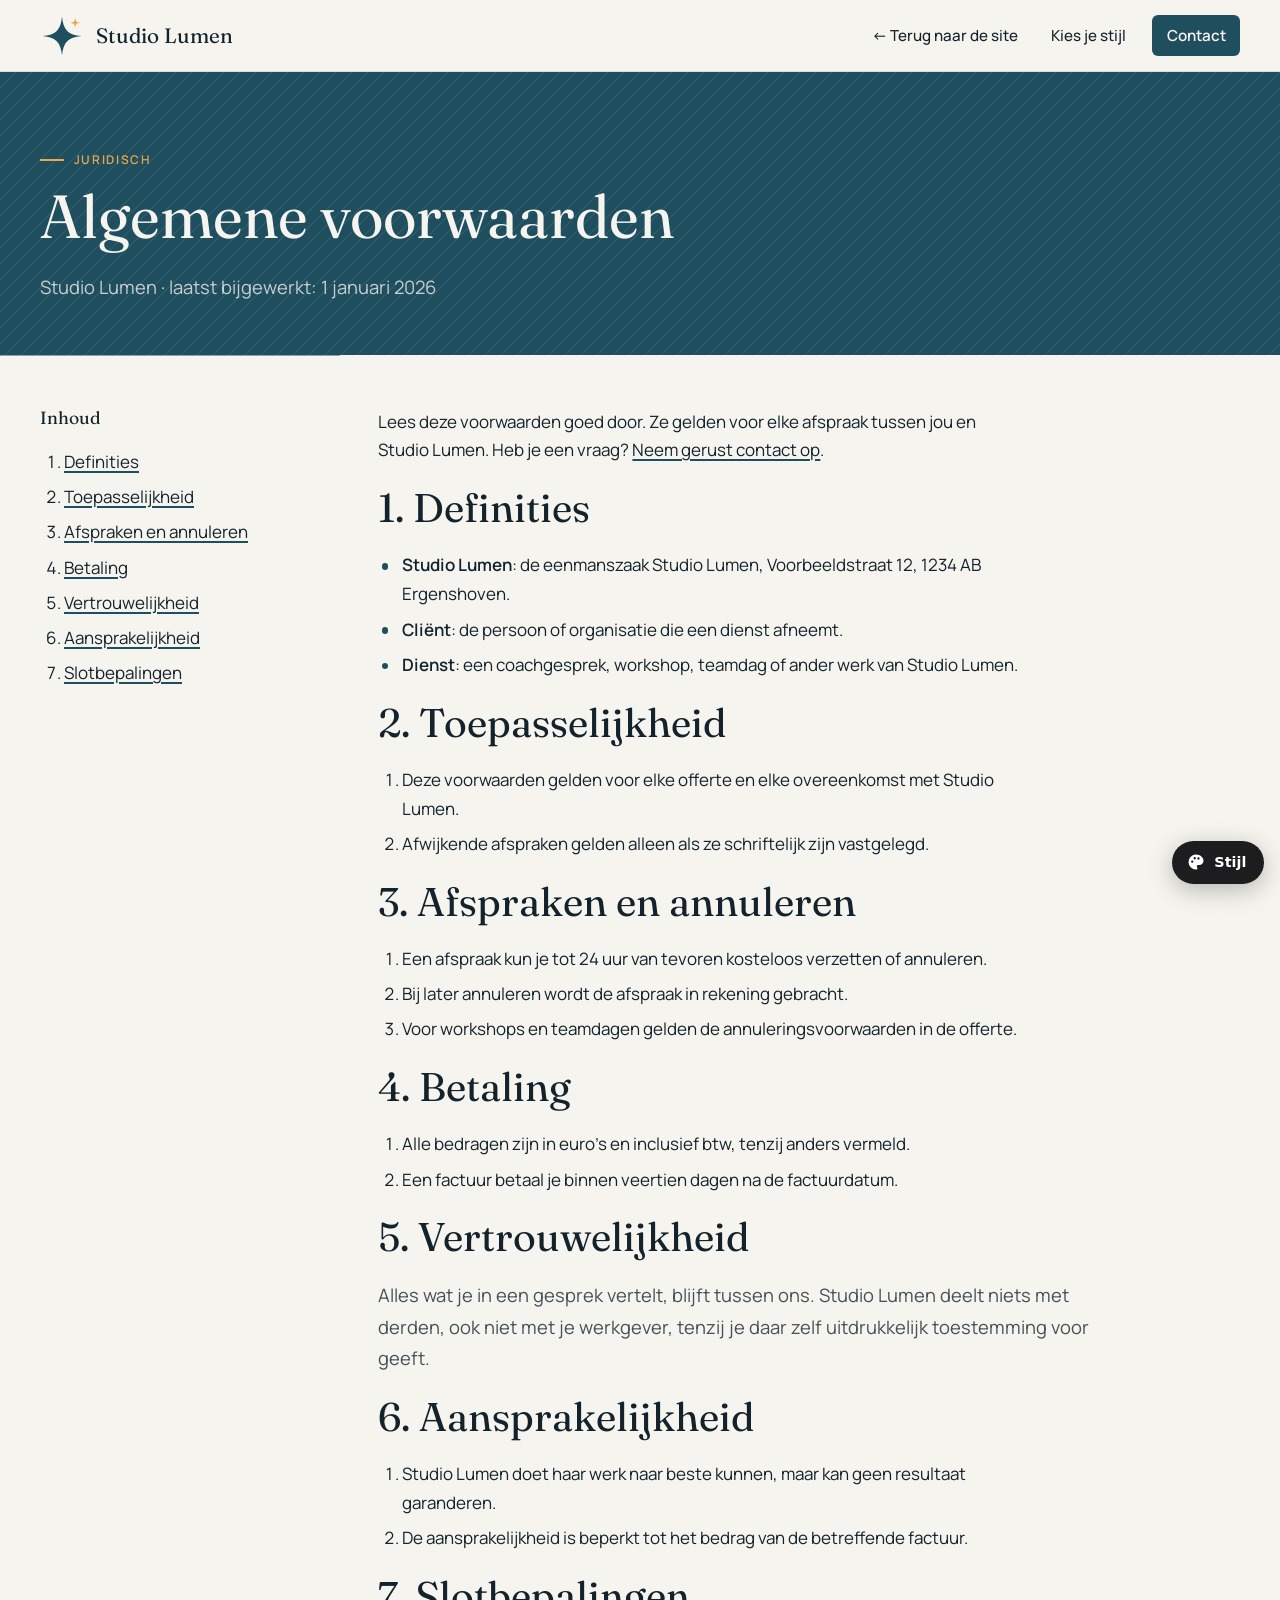
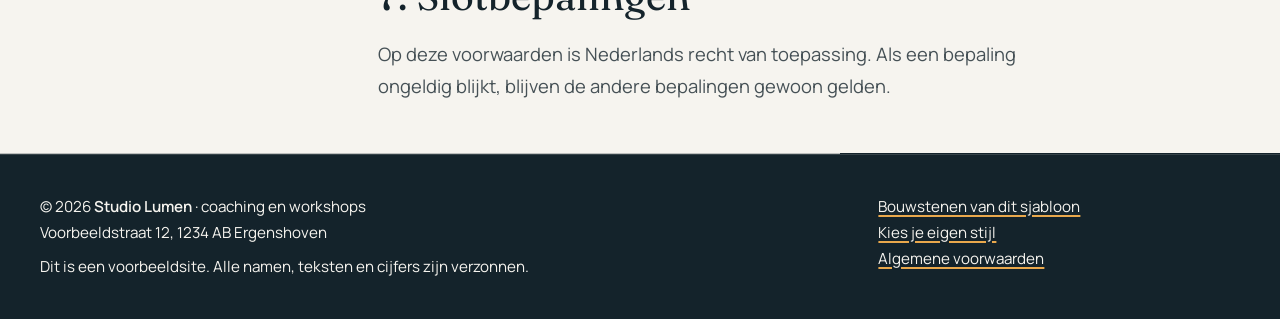
<file: voorwaarden.html>
<!DOCTYPE html>
<html lang="nl">
<head>
    <meta charset="UTF-8">
    <meta name="viewport" content="width=device-width, initial-scale=1.0">
    <title></title>
    <!-- Alvast verbinding maken met Google Fonts: welke fonts het worden, staat pas in site.md -->
    <link rel="preconnect" href="https://fonts.googleapis.com">
    <link rel="preconnect" href="https://fonts.gstatic.com" crossorigin>
    <link rel="stylesheet" href="code/styles.css">
    <script src="code/script.js" data-site="site.md" data-md="voorwaarden.md" defer></script>
    <!-- Stijlkiezer: haal deze twee regels weg voor de definitieve site van een klant -->
    <link rel="stylesheet" href="code/stijlkiezer.css">
    <script src="code/stijlkiezer.js" defer></script>
</head>
<body></body>
</html>
</file>
<file: code/styles.css>
/* ─── Instellingen ──────────────────────────────────────────
   Kleuren, thema's en fonts komen uit site.md. script.js zet ze als CSS-variabelen:
     --kleur-primair, …                                 het palet uit [kleuren]
     --achtergrond, --tekst, --koppen, --accent, --knoptekst
                                                      de rollen uit het thema van de pagina,
                                                      per sectie of footer overschreven
     --font-koppen, --font-tekst
   Ontbreekt er één, dan meldt de pagina dat. */
:root {
    --breedte: 1200px;                          /* maximale breedte van de inhoud */
    --marge: 1.25rem;                           /* minimale ruimte tot de schermrand */
    --tussenruimte: clamp(1.5rem, 3vw, 2.5rem); /* ruimte tussen twee secties naast elkaar (per kant) */
    --ruimte: clamp(2rem, 4.5vw, 3.25rem);      /* ruimte boven en onder een sectie */
    --menu-h: 72px;
    --rond: 12px;

    /* Animatie bij het laden en scrollen */
    --fade: .5s;                           /* invagen van de hele pagina */
    --reveal-duration: .5s;                 /* duur van de fade-in per blok */
    --reveal-distance: 32px;                /* afstand die een blok omhoog schuift */
    --reveal-stagger: .1s;                 /* tijd tussen het begin van twee blokken in een rij */
    --reveal-ease: cubic-bezier(.16, 1, .3, 1); /* snel op gang, rustig tot stilstand */
    --font-wait: 1000;                      /* max. ms wachten op fonts (gelezen door script.js) */
}

/* ─── Basis ─────────────────────────────────────────────── */
*, *::before, *::after { box-sizing: border-box; margin: 0; }
html { scroll-behavior: smooth; scroll-padding-top: calc(var(--menu-h) + 1rem); }
body {
    font: 400 1.0625rem/1.7 var(--font-tekst), system-ui, sans-serif;
    color: var(--tekst);
    background: var(--achtergrond);
    -webkit-font-smoothing: antialiased;
    transition: opacity var(--fade) var(--reveal-ease);
}
/* Onzichtbaar tot het script klaar is (klasse .ready); als vangnet toch zichtbaar na 2s */
html:not(.ready) body { opacity: 0; animation: toon 0s 2s forwards; }
@keyframes toon { to { opacity: 1; } }

img { display: block; max-width: 100%; height: auto; border-radius: var(--rond); }
h1, h2, h3, h4 {
    font-family: var(--font-koppen), Georgia, serif;
    font-weight: 400;
    line-height: 1.15;
    color: var(--koppen);
    text-wrap: balance;
}
h1 { font-size: clamp(2.4rem, 5vw, 3.8rem); }
h2 { font-size: clamp(1.8rem, 3.5vw, 2.5rem); }
h3 { font-size: 1.3rem; }
h4 { font-size: 1.1rem; }
strong { font-weight: 600; }
mark { background: none; color: var(--accent); }
a { color: inherit; text-decoration-color: var(--accent); text-decoration-thickness: 2px; text-underline-offset: .2em; }

/* ─── Rijen en secties ──────────────────────────────────── */
main, .footer { overflow-x: clip; }   /* achtergronden lopen door tot de rand; niet verder */
.breedte, .rij { width: min(var(--breedte), 100% - 2 * var(--marge)); margin-inline: auto; }
.rij { display: grid; grid-template-columns: minmax(0, 1fr); position: relative; }   /* ankerpunt voor patronen, zie .patroon::before */
/* minmax(0, ...): een kolom mag smaller worden dan zijn inhoud. Met alleen 1fr groeit de kolom
   mee met het breedste stuk inhoud (zoals een ingesloten formulier) en steekt hij buiten de rij. */
.rij.twee { grid-template-columns: calc(var(--deel, .5) * 100%) minmax(0, 1fr); }

.sectie {
    isolation: isolate;
    padding-block: var(--ruimte);
    background: var(--achtergrond);
    color: var(--tekst);
    /* De achtergrond loopt door tot de schermrand: een schaduw van 100vmax breed in de
       sectiekleur, die clip-path boven en onder afknipt (en bij twee secties aan de binnenkant).
       Onder (en bij twee secties rechts) blijft 1px extra staan, zodat er tussen twee secties
       geen naadje door afronding ontstaat; de volgende sectie ligt daaroverheen. */
    box-shadow: 0 0 0 100vmax var(--achtergrond);
    clip-path: inset(0 -100vmax -1px);
    /* uitlijning= zet de tekst boven, in het midden of onder in de sectie */
    display: flex;
    flex-direction: column;
    justify-content: var(--uitlijning, start);
}
.twee > .sectie:first-child { padding-right: var(--tussenruimte); clip-path: inset(0 -1px -1px -100vmax); }
.twee > .sectie:last-child { padding-left: var(--tussenruimte); clip-path: inset(0 -100vmax -1px 0); }
main > .rij:first-child .sectie { padding-top: calc(var(--menu-h) + var(--ruimte) * 1.5); }

/* Patroon: het bestand dient als sjabloon (mask), de kleur komt uit --patroonkleur.
   Zonder patroonkleur= wordt de kleur afgeleid van de achtergrond: zelfde tint, iets donkerder
   op licht en iets lichter op donker. clamp(...) is −1 bij lichtheid boven 0.62 en +1 eronder;
   --patroonsterkte (sterkte=) vergroot of verkleint de stap.
   Voor schaal= wordt de laag kleiner gemaakt en daarna weer uitvergroot.
   De laag is geplaatst ten opzichte van de rij (niet de sectie), zodat hetzelfde patroon in
   twee secties naast of onder elkaar naadloos doorloopt; clip-path van de sectie knipt hem af.
   mask-position legt de eerste tegel op de linkerrand van de rij. Zonder dat begint het
   patroon bij left: -100vmax, en dan springt het mee met de schermhoogte (op een telefoon
   verandert die tijdens het scrollen, als de adresbalk in- of uitklapt). */
.patroon::before {
    content: '';
    position: absolute;
    z-index: -1;
    top: 0;
    left: -100vmax;
    width: calc((100% + 200vmax) / var(--schaal, 1));
    height: calc(100% / var(--schaal, 1));
    transform: scale(var(--schaal, 1));
    transform-origin: 0 0;
    background: var(--patroonkleur, oklch(from var(--achtergrond)
        calc(l + clamp(-1, (0.62 - l) * 1000, 1) * 0.045 * var(--patroonsterkte, 1)) c h));
    mask: var(--patroon);
    mask-position: calc(100vmax / var(--schaal, 1)) 0;
}

/* De kortste van twee secties blijft staan tijdens het scrollen (script.js zet .plakt) */
.plakt { position: sticky; top: calc(var(--menu-h) + 2rem); }

/* ─── Inhoud van een sectie ─────────────────────────────── */
.inhoud > * + * { margin-top: 1.25rem; }
.inhoud > .label + * { margin-top: .75rem; }
.inhoud > :is(p, ul, ol, blockquote) { max-width: 65ch; }
:is(h1, h2) + p { font-size: 1.15rem; color: color-mix(in srgb, var(--tekst) 78%, var(--achtergrond)); }

.inhoud ul { padding: 0; list-style: none; }
.inhoud ul li { position: relative; padding-left: 1.5rem; }
.inhoud ul li::before { content: ''; position: absolute; left: .2rem; top: .7em; width: .4rem; height: .4rem; border-radius: 50%; background: var(--accent); }
.inhoud ol { padding-left: 1.5rem; }
.inhoud li + li { margin-top: .4rem; }

blockquote { padding-left: 1.25rem; border-left: 2px solid var(--accent); font: 1.3rem/1.5 var(--font-koppen), Georgia, serif; }

.label {
    display: flex;
    align-items: center;
    gap: .6rem;
    font-size: .75rem;
    font-weight: 600;
    letter-spacing: .14em;
    text-transform: uppercase;
    color: var(--accent);
}
.label::before { content: ''; width: 1.5rem; height: 2px; background: currentColor; }

/* Vorm van alle knoppen, en van de menu-items (die de vorm alleen bij hover laten zien) */
a.knop, .menubalk nav a { padding: .45rem .9rem; border-radius: 6px; font-size: .95rem; text-decoration: none; }

/* Knoppen ([tekst](adres){.knop}). Knoppen op opeenvolgende regels staan samen in .knoppen:
   de eerste in accentkleur, de volgende rustiger. */
.knoppen { display: flex; flex-wrap: wrap; gap: .75rem; }
a.knop { display: inline-block; background: var(--accent); color: var(--knoptekst); font-weight: 600; transition: filter .2s, background .2s; }
/* Hover alleen met een muis: op een touchscreen blijft hover na een tik hangen */
@media (hover: hover) { .knop:hover { filter: brightness(.92); } }
/* De rand van een rustige knop is een schaduw aan de binnenkant, zodat de maat gelijk blijft */
.knoppen .knop + .knop { background: transparent; color: var(--tekst); box-shadow: inset 0 0 0 1.5px color-mix(in srgb, var(--tekst) 30%, transparent); }
@media (hover: hover) { .knoppen .knop + .knop:hover { background: color-mix(in srgb, var(--tekst) 8%, transparent); } }

.kaarten { display: grid; gap: 1.25rem; grid-template-columns: repeat(auto-fit, minmax(min(240px, 100%), 1fr)); }
.kaart {
    padding: 1.75rem;
    border: 1px solid color-mix(in srgb, var(--tekst) 12%, transparent);
    border-radius: var(--rond);
    /* Een tint richting de tekstkleur: op licht iets donkerder, op donker iets lichter */
    background: color-mix(in srgb, var(--achtergrond), var(--tekst) 6%);
}
.kaart > * + * { margin-top: .6rem; }

.tijdlijn { padding: 0; list-style: none; }
.tijdlijn > li { position: relative; padding: 0 0 2.5rem 2rem; }
.tijdlijn > li:last-child { padding-bottom: 0; }
.tijdlijn > li::before {
    content: '';
    position: absolute;
    left: -7px;
    top: .35rem;
    width: 12px;
    height: 12px;
    border: 2px solid var(--accent);
    border-radius: 50%;
    background: var(--achtergrond);
}
/* Lijn van de onderkant van een stip tot de bovenkant van de volgende */
.tijdlijn > li:not(:last-child)::after {
    content: '';
    position: absolute;
    left: -2px;
    top: calc(.35rem + 12px);
    bottom: -.35rem;
    width: 2px;
    background: color-mix(in srgb, var(--tekst) 15%, transparent);
}
.tijdlijn > li > * + * { margin-top: .4rem; }
.periode { font-size: .75rem; font-weight: 600; letter-spacing: .14em; text-transform: uppercase; color: var(--accent); }

/* ─── Menubalk ──────────────────────────────────────────── */
.menubalk {
    position: fixed;
    inset: 0 0 auto;
    z-index: 100;
    height: var(--menu-h);
    background: var(--achtergrond);
    border-bottom: 1px solid color-mix(in srgb, var(--tekst) 10%, transparent);
}
.menubalk .breedte { display: flex; align-items: center; justify-content: space-between; height: 100%; }
.merk { display: flex; align-items: center; gap: .75rem; font: 1.3rem var(--font-koppen), Georgia, serif; color: var(--koppen); text-decoration: none; }
.merk img { height: 44px; width: auto; border-radius: 0; }
.menubalk ul { display: flex; gap: .25rem; padding: 0; list-style: none; }
.menubalk nav a { display: block; font-weight: 500; }
@media (hover: hover) { .menubalk nav a:not(.knop):hover { background: color-mix(in srgb, var(--accent) 20%, transparent); } }
.menubalk nav a.knop { margin-left: .5rem; font-weight: 600; }
.menuknop { display: none; padding: .5rem; border: 0; background: none; cursor: pointer; }
.menuknop span { display: block; width: 22px; height: 2px; margin: 5px 0; background: var(--tekst); transition: .3s; }
.open .menuknop span:nth-child(1) { transform: translateY(7px) rotate(45deg); }
.open .menuknop span:nth-child(2) { opacity: 0; }
.open .menuknop span:nth-child(3) { transform: translateY(-7px) rotate(-45deg); }

/* ─── Footer ────────────────────────────────────────────── */
.footer { font-size: .95rem; }
.footer .sectie { padding-block: 2.5rem; }
.footer .inhoud > * + * { margin-top: .5rem; }
/* Dunne scheiding boven de footer, ook als de sectie erboven dezelfde kleur heeft.
   Net als de achtergrond loopt de lijn door tot de schermrand. */
.footer > .rij:first-child .sectie::after {
    content: '';
    position: absolute;
    inset: 0 -100vmax auto;
    height: 1px;
    background: color-mix(in srgb, var(--tekst) 15%, transparent);
}

/* Foutmelding uit script.js (toonFout): boven alles, ook boven de menubalk.
   Vaste kleuren, zodat de melding ook leesbaar is als de kleuren in site.md niet kloppen. */
.fout { position: relative; z-index: 1000; padding: .75rem var(--marge); background: #b00020; color: #fff; font: 600 1rem/1.4 system-ui, sans-serif; }

/* ─── Animatie ──────────────────────────────────────────── */
.js .reveal {
    opacity: 0;
    transform: translateY(var(--reveal-distance));
    transition: opacity var(--reveal-duration) var(--reveal-ease), transform var(--reveal-duration) var(--reveal-ease);
    transition-delay: calc(var(--volgorde, 0) * var(--reveal-stagger)); /* --volgorde: zie activeerInvagen in script.js */
}
.js .reveal.visible { opacity: 1; transform: none; }

@media (prefers-reduced-motion: reduce) {
    html { scroll-behavior: auto; }
    body *, *::before { animation: none !important; transition: none !important; }
    .js .reveal { opacity: 1; transform: none; }
}

/* ─── Printen: hetzelfde als op het scherm ───────────────── */
@media print {
    /* Browsers laten achtergrondkleuren standaard weg; lichte tekst wordt dan onleesbaar */
    * { print-color-adjust: exact; }
    /* Blokken die nog niet in beeld zijn geweest, zijn nog niet ingevaagd */
    .js .reveal { opacity: 1; transform: none; transition: none; }
    /* fixed herhaalt de menubalk op elke pagina, over de tekst heen; nu staat hij alleen bovenaan */
    .menubalk { position: absolute; }
}

/* ─── Mobiel: secties onder elkaar, menu achter een knop ── */
@media (max-width: 800px) {
    .rij.twee { grid-template-columns: minmax(0, 1fr); }
    .twee > .sectie:is(:first-child, :last-child) { padding-inline: 0; clip-path: inset(0 -100vmax -1px); }
    main > .rij:first-child .sectie + .sectie { padding-top: var(--ruimte); }
    .footer > .rij:first-child .sectie + .sectie::after { content: none; }
    .plakt { position: static; }
    .menuknop { display: block; }
    .menubalk nav { display: none; position: absolute; top: var(--menu-h); inset-inline: 0; padding: 1rem var(--marge); background: var(--achtergrond); border-bottom: 1px solid color-mix(in srgb, var(--tekst) 10%, transparent); }
    .menubalk.open nav { display: block; }
    .menubalk ul { flex-direction: column; }
    .menubalk nav a.knop { display: inline-block; margin: .5rem 0 0; }
}
</file>
<file: code/stijlkiezer.css>
/* ─── Stijlkiezer ───────────────────────────────────────────
   Hoort bij stijlkiezer.js. Het paneel en de knop (.sk) hebben vaste, neutrale kleuren:
   ze moeten leesbaar blijven bij elk palet. Het overzicht op stijl.html (.sk-overzicht)
   gebruikt juist de kleuren van de site, zodat het er als een deel van de site uitziet. */

.sk {
    --sk-bg: #FFFFFF;
    --sk-fg: #1D1D1F;
    --sk-zacht: #6A6A70;
    --sk-lijn: #E3E3E6;
    --sk-vlak: #F4F4F6;
    --sk-aan: #1D1D1F;
    font: 400 .9rem/1.45 system-ui, -apple-system, 'Segoe UI', sans-serif;
    color: var(--sk-fg);
}
.sk button { font: inherit; color: inherit; }
.sk :focus-visible { outline: 2px solid #2F6FEB; outline-offset: 2px; }

/* Knop rechtsonder */
.sk-open {
    position: fixed; right: 16px; bottom: 16px; z-index: 210;
    display: inline-flex; align-items: center; gap: .5rem;
    padding: .7rem 1.1rem .7rem .9rem; border: 0; border-radius: 999px; cursor: pointer;
    background: var(--sk-aan); color: #fff; font-weight: 600;
    box-shadow: 0 6px 24px rgba(0, 0, 0, .25);
}
.sk-open svg { width: 20px; height: 20px; fill: #fff; }
.sk-open svg circle { fill: var(--sk-aan); }
@media (hover: hover) { .sk-open:hover { transform: translateY(-1px); } }

/* Paneel */
.sk-paneel {
    position: fixed; right: 16px; bottom: 76px; z-index: 210;
    width: min(380px, calc(100vw - 32px)); max-height: min(640px, calc(100dvh - 100px));
    display: flex; flex-direction: column;
    background: var(--sk-bg); border: 1px solid var(--sk-lijn); border-radius: 16px;
    box-shadow: 0 18px 60px rgba(0, 0, 0, .28);
    overflow: hidden;
}
.sk-paneel[hidden] { display: none; }
.sk-paneel header { display: flex; justify-content: space-between; align-items: start; gap: 1rem; padding: 1rem 1rem .5rem; }
.sk-paneel header strong { display: block; font-size: 1rem; }
.sk-paneel header span { color: var(--sk-zacht); font-size: .82rem; }
.sk-sluit { border: 0; background: none; cursor: pointer; font-size: 1.5rem !important; line-height: 1; padding: 0 .25rem; color: var(--sk-zacht) !important; }
.sk-tabs { display: flex; gap: .25rem; padding: 0 1rem .5rem; border-bottom: 1px solid var(--sk-lijn); }
.sk-tabs button { flex: 1; border: 0; background: none; padding: .45rem 0; border-radius: 8px; cursor: pointer; color: var(--sk-zacht); font-weight: 600; }
.sk-tabs [aria-selected="true"] { background: var(--sk-vlak); color: var(--sk-fg); }
.sk-tabinhoud { overflow-y: auto; padding: .75rem 1rem 1rem; overscroll-behavior: contain; }
.sk-tabinhoud > div { display: grid; gap: .4rem; }
.sk-tabinhoud > div[hidden] { display: none; }
.sk-paneel footer { display: flex; justify-content: space-between; align-items: center; gap: 1rem; padding: .75rem 1rem; border-top: 1px solid var(--sk-lijn); background: var(--sk-vlak); }
.sk-paneel footer a { color: var(--sk-fg); font-weight: 600; text-decoration: none; }
.sk-herstel { border: 1px solid var(--sk-lijn); background: var(--sk-bg); border-radius: 999px; padding: .3rem .8rem; cursor: pointer; }

/* Een regel in de lijst: palet of letters */
.sk-rij {
    display: flex; align-items: center; gap: .75rem; width: 100%; text-align: left;
    padding: .5rem .6rem; border: 1.5px solid transparent; border-radius: 10px; background: none; cursor: pointer;
}
.sk-rij:hover { background: var(--sk-vlak); }
.sk-rij[aria-pressed="true"] { border-color: var(--sk-aan); background: var(--sk-vlak); }
.sk-rij b { display: block; font-weight: 600; line-height: 1.25; }
.sk-rij small { display: block; color: var(--sk-zacht); font-size: .78rem; line-height: 1.35; }
.sk-strook { flex: none; display: grid; grid-template-columns: repeat(3, 14px); gap: 2px; }
.sk-strook i { width: 14px; height: 14px; border-radius: 3px; box-shadow: inset 0 0 0 1px rgba(0, 0, 0, .08); }
.sk-aa { flex: none; width: 48px; font-size: 1.7rem; line-height: 1; text-align: center; }

/* Logo's in het paneel */
.sk-logos { display: grid; grid-template-columns: repeat(4, 1fr); gap: .4rem; }
.sk-logo {
    display: grid; justify-items: center; gap: .3rem; padding: .6rem .2rem .45rem;
    border: 1.5px solid var(--sk-lijn); border-radius: 10px; background: var(--kleur-licht); cursor: pointer;
}
.sk-logo svg { width: 40px; height: 40px; }
.sk-logo .sk-aa { height: 40px; display: grid; place-items: center; color: var(--kleur-primair); font-family: var(--font-koppen); }
.sk-logo small { font-size: .68rem; color: var(--kleur-donker); opacity: .8; }
.sk-logo[aria-pressed="true"] { border-color: var(--sk-aan); box-shadow: 0 0 0 1.5px var(--sk-aan); }
.sk-naamveld { display: grid; gap: .3rem; font-weight: 600; font-size: .85rem; margin-bottom: .5rem; }
.sk-naamveld :is(input, textarea) {
    font: 400 16px/1.4 inherit; font-family: inherit; color: inherit; width: 100%;
    padding: .55rem .7rem; border-radius: 8px; border: 1.5px solid color-mix(in srgb, currentColor 22%, transparent); background: transparent;
}

/* Segmentknoppen: hoeken, ruimte, beweging, achtergrond */
.sk-segment { border: 0; padding: 0; margin: .5rem 0 0; min-width: 0; }
.sk-segment legend { font-weight: 600; font-size: .85rem; margin-bottom: .35rem; padding: 0; }
.sk-segment { display: flex; flex-wrap: wrap; gap: .3rem; }
.sk-segment legend { width: 100%; }
.sk-segment button {
    flex: 1 1 auto; padding: .45rem .7rem; border-radius: 8px; cursor: pointer;
    border: 1.5px solid color-mix(in srgb, currentColor 18%, transparent); background: none;
}
.sk-segment button[aria-pressed="true"] { background: var(--sk-aan, var(--accent)); border-color: var(--sk-aan, var(--accent)); color: var(--sk-bg, var(--knoptekst)); }

/* Melding na het openen van een gedeelde link */
.sk-gedeeld {
    position: fixed; left: 50%; bottom: 24px; z-index: 220; transform: translateX(-50%);
    max-width: calc(100vw - 32px); padding: .7rem 1.1rem; border-radius: 12px;
    background: var(--sk-aan); color: #fff; box-shadow: 0 8px 30px rgba(0, 0, 0, .25);
}

/* Hartje per sectie (data-hartjes): in de bovenmarge van de sectie, rechts */
.sk-met-hart:not(.plakt) { position: relative; }
.sk-sectiehart {
    position: absolute; right: 0; top: calc(-1 * var(--ruimte) + .6rem); z-index: 2;
    display: inline-flex; align-items: center; gap: .3rem; padding: .25rem .7rem .25rem .5rem;
    border: 1px solid color-mix(in srgb, var(--tekst) 25%, transparent); border-radius: 999px; cursor: pointer;
    background: color-mix(in srgb, var(--achtergrond) 85%, transparent); color: var(--tekst) !important; font-size: .78rem; font-weight: 600;
}
.plakt > .sk-sectiehart { top: -2.4rem; }
.sk-sectiehart svg { width: 16px; height: 16px; }
.sk-sectiehart[aria-pressed="true"] { background: var(--accent); border-color: var(--accent); color: var(--knoptekst) !important; }

/* Hoeken: alles op de site volgt --rond (de keuze "Hoeken").
   Kaarten en afbeeldingen krijgen --rond zelf (styles.css), knoppen en velden de helft:
   bij de standaard 12px is dat 6px, net als in styles.css. Het paneel (.sk) houdt zijn eigen vorm. */
a.knop, .menubalk nav a,
.sk-sectiehart, .sk-overzicht :is(.sk-kies, .sk-segment button, input:not([type="checkbox"]), textarea) { border-radius: calc(var(--rond) / 2); }

/* Hartjes algemeen */
:is(.sk-hart, .sk-sectiehart) svg path { fill: none; stroke: currentColor; stroke-width: 1.8; stroke-linejoin: round; }
:is(.sk-hart, .sk-sectiehart)[aria-pressed="true"] svg path { fill: currentColor; }


/* ─── Overzicht op stijl.html ───────────────────────────── */
.sk-overzicht { display: grid; gap: clamp(3rem, 7vw, 5rem); }
.sk-overzicht button { font: inherit; color: inherit; }
.sk-blok { display: grid; gap: 1rem; scroll-margin-top: calc(var(--menu-h) + 1rem); }
.sk-blok > h2 { margin-top: -.25rem; }
.sk-uitleg { max-width: 65ch; }
.sk-raster { display: grid; gap: 1.25rem; margin-top: .75rem; }
.sk-r-palet { grid-template-columns: repeat(auto-fill, minmax(min(270px, 100%), 1fr)); }
.sk-r-font { grid-template-columns: repeat(auto-fill, minmax(min(340px, 100%), 1fr)); }
.sk-r-logo { grid-template-columns: repeat(auto-fill, minmax(min(250px, 100%), 1fr)); }
.sk-r-patroon { grid-template-columns: repeat(auto-fill, minmax(min(170px, 100%), 1fr)); }

.sk-optie {
    display: flex; flex-direction: column; min-width: 0; overflow: hidden;
    border: 1px solid color-mix(in srgb, var(--tekst) 14%, transparent); border-radius: var(--rond);
    background: color-mix(in srgb, var(--achtergrond), var(--tekst) 4%);
    transition: box-shadow .2s, border-color .2s;
}
.sk-optie.sk-gekozen { border-color: var(--accent); box-shadow: 0 0 0 2px var(--accent); }
.sk-voet { display: flex; align-items: center; gap: .6rem; margin-top: auto; padding: .8rem .9rem; border-top: 1px solid color-mix(in srgb, var(--tekst) 12%, transparent); }
.sk-meta { flex: 1; min-width: 0; }
.sk-code { font-size: .7rem; font-weight: 600; letter-spacing: .1em; text-transform: uppercase; color: var(--accent); }
.sk-naam { font-weight: 600; line-height: 1.3; }
.sk-idee { font-size: .85rem; line-height: 1.4; color: color-mix(in srgb, var(--tekst) 72%, var(--achtergrond)); }
.sk-kies {
    flex: none; padding: .35rem .9rem; border-radius: 999px; cursor: pointer; font-size: .85rem !important; font-weight: 600;
    border: 1.5px solid color-mix(in srgb, var(--tekst) 25%, transparent); background: none;
}
.sk-kies[aria-pressed="true"] { background: var(--accent); border-color: var(--accent); color: var(--knoptekst) !important; }
.sk-hart { flex: none; border: 0; background: none; cursor: pointer; padding: .25rem; line-height: 0; color: color-mix(in srgb, var(--tekst) 55%, transparent) !important; }
.sk-hart svg { width: 22px; height: 22px; }
.sk-hart[aria-pressed="true"] { color: #D2394E !important; }

/* Paletkaart: vlakken en een mini-website in dat palet */
.sk-vlakken { display: grid; grid-template-columns: repeat(6, 1fr); height: 84px; }
.sk-vlakken div { display: flex; flex-direction: column; justify-content: end; padding: .35rem; font-size: .56rem; line-height: 1.2; letter-spacing: .02em; overflow: hidden; }
.sk-mini { background: var(--kleur-licht); color: var(--kleur-donker); padding-bottom: 0; font-family: var(--font-tekst), sans-serif; }
.sk-mini-balk { display: flex; align-items: center; gap: .4rem; padding: .55rem .75rem; border-bottom: 1px solid color-mix(in srgb, var(--kleur-donker) 10%, transparent); }
.sk-mini-balk i { width: 14px; height: 14px; border-radius: 50%; background: var(--kleur-primair); margin-right: auto; }
.sk-mini-balk span { width: 22px; height: 4px; border-radius: 2px; background: color-mix(in srgb, var(--kleur-donker) 35%, transparent); }
.sk-mini-balk b { width: 30px; height: 12px; border-radius: 4px; background: var(--kleur-primair); }
.sk-mini-held { display: grid; grid-template-columns: 1fr 64px; gap: .75rem; align-items: center; padding: .8rem .75rem; }
.sk-mini-held strong { display: block; font: 1.1rem/1.1 var(--font-koppen), serif; color: var(--kleur-primair); font-weight: 400; }
.sk-mini-held p { font-size: .72rem; margin: .25rem 0 .45rem; opacity: .8; }
.sk-mini-held em { display: inline-block; font-style: normal; font-size: .68rem; font-weight: 600; padding: .2rem .55rem; border-radius: 4px; background: var(--kleur-primair); color: var(--kleur-licht); }
.sk-mini-bol { aspect-ratio: 1; border-radius: 50%; background: var(--kleur-accent); box-shadow: -14px 12px 0 -4px var(--kleur-secundair); }
.sk-mini-band { display: grid; grid-template-columns: repeat(3, 1fr); gap: .4rem; padding: .6rem .75rem; background: var(--kleur-primair); }
.sk-mini-band span { height: 26px; border-radius: 4px; background: color-mix(in srgb, var(--kleur-primair), var(--kleur-licht) 14%); border-top: 3px solid var(--kleur-accent); }
.sk-mini-voet { height: 14px; background: var(--kleur-donker); }

/* Letterkaart */
.sk-fontdemo { display: grid; gap: .5rem; padding: 1.25rem 1.25rem 1rem; background: var(--kleur-zacht); color: var(--kleur-donker); }
.sk-groot { font-size: 2.3rem; line-height: 1.05; color: var(--kleur-primair); overflow-wrap: anywhere; }
.sk-sub { font-size: 1.15rem; line-height: 1.2; color: var(--kleur-secundair); }
.sk-fontdemo p { font-size: .95rem; line-height: 1.55; max-width: 48ch; }
.sk-abc { font-size: .78rem; opacity: .7; }

/* Logokaart: op licht, omgekeerd op primair, en als tabblad-icoontje */
.sk-tegel { display: grid; justify-items: center; align-content: center; gap: .75rem; min-height: 190px; padding: 1.5rem 1rem; background: var(--kleur-licht); text-align: center; }
.sk-tegel svg { width: 84px; height: 84px; }
.sk-woord { font-size: 1.6rem; line-height: 1.05; color: var(--kleur-primair); overflow-wrap: anywhere; }
.sk-omgekeerd { display: flex; align-items: center; justify-content: space-between; gap: .75rem; padding: .6rem .9rem; background: var(--kleur-primair); color: var(--kleur-licht); }
.sk-klein { display: flex; align-items: center; gap: .5rem; min-width: 0; }
.sk-klein svg { flex: none; width: 30px; height: 30px; }
.sk-klein span { font-size: 1rem; white-space: nowrap; overflow: hidden; text-overflow: ellipsis; }
.sk-favicon { display: flex; align-items: center; gap: .4rem; font-size: .62rem; letter-spacing: .08em; text-transform: uppercase; opacity: .85; }
.sk-favicon i { display: grid; place-items: center; width: 26px; height: 26px; border-radius: 6px; background: var(--kleur-licht); }
.sk-favicon i svg { width: 20px; height: 20px; }
.sk-favicon i b { color: var(--kleur-primair); font-size: .95rem; font-weight: 400; }
.sk-groot-veld { max-width: 420px; margin-top: .9rem; }
.sk-groot-veld span { font-size: .85rem; }

/* Patroonkaart */
.sk-patroonvlak { position: relative; height: 140px; background: var(--kleur-zacht); }
.sk-patroonvlak::before { content: ''; position: absolute; inset: 0; background: var(--kleur-primair); opacity: .6; mask: var(--patroon); }
.sk-patroon .sk-voet { padding-block: .6rem; }
.sk-patroon .sk-code { color: color-mix(in srgb, var(--tekst) 60%, transparent); text-transform: none; letter-spacing: 0; font-weight: 400; }

/* Vorm en wensen */
.sk-vormen { display: grid; gap: 1.25rem; grid-template-columns: repeat(auto-fit, minmax(min(260px, 100%), 1fr)); }
.sk-overzicht .sk-segment button[aria-pressed="true"] { background: var(--accent); border-color: var(--accent); color: var(--knoptekst); }
.sk-wensen { display: grid; gap: .6rem 1.5rem; grid-template-columns: repeat(auto-fill, minmax(min(230px, 100%), 1fr)); }
.sk-wensen label { display: flex; align-items: center; gap: .6rem; cursor: pointer; }
.sk-wensen input { width: 1.15rem; height: 1.15rem; accent-color: var(--accent); }

/* Samenvatting */
.sk-samenvatting { display: grid; gap: 1rem; max-width: 760px; }
.sk-samenvatting > * { margin: 0 !important; }
.sk-samenvatting pre { white-space: pre-wrap; font: .95rem/1.6 var(--font-tekst), system-ui, sans-serif; }
.sk-samenvatting textarea { min-height: 7rem; resize: vertical; }
.sk-melding { min-height: 1.5em; font-weight: 600; color: var(--accent); }

/* script.js maakt van [tekst](adres){.knop} een link; deze knoppen zijn <button>, met dezelfde vorm */
button.knop {
    display: inline-block; padding: .45rem .9rem; border: 0; border-radius: calc(var(--rond) / 2); cursor: pointer;
    background: var(--accent); color: var(--knoptekst); font: 600 .95rem var(--font-tekst), system-ui, sans-serif;
}
@media (hover: hover) { button.knop:hover { filter: brightness(.92); } }

@media print { .sk-open, .sk-paneel, .sk-sectiehart { display: none !important; } }
@media (max-width: 800px) { .sk-sectiehart { top: -1.9rem; } }
</file>
